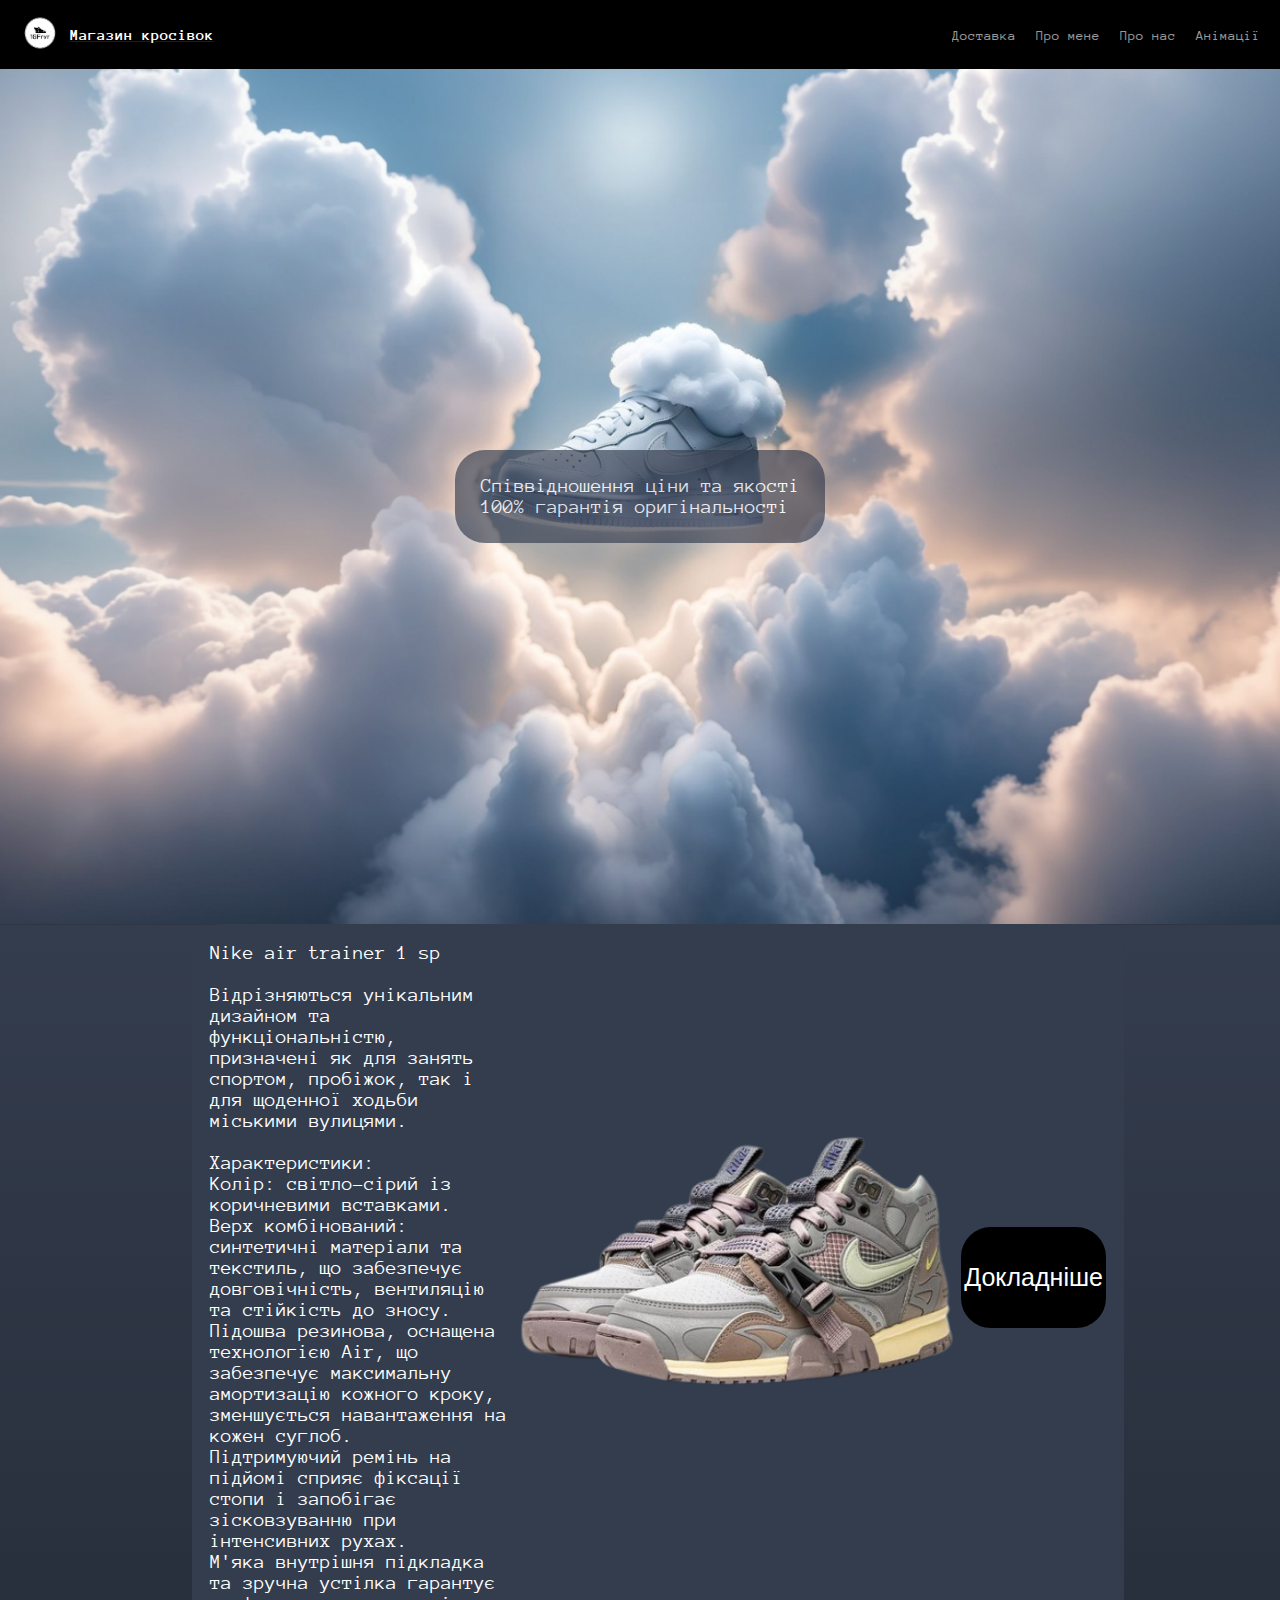
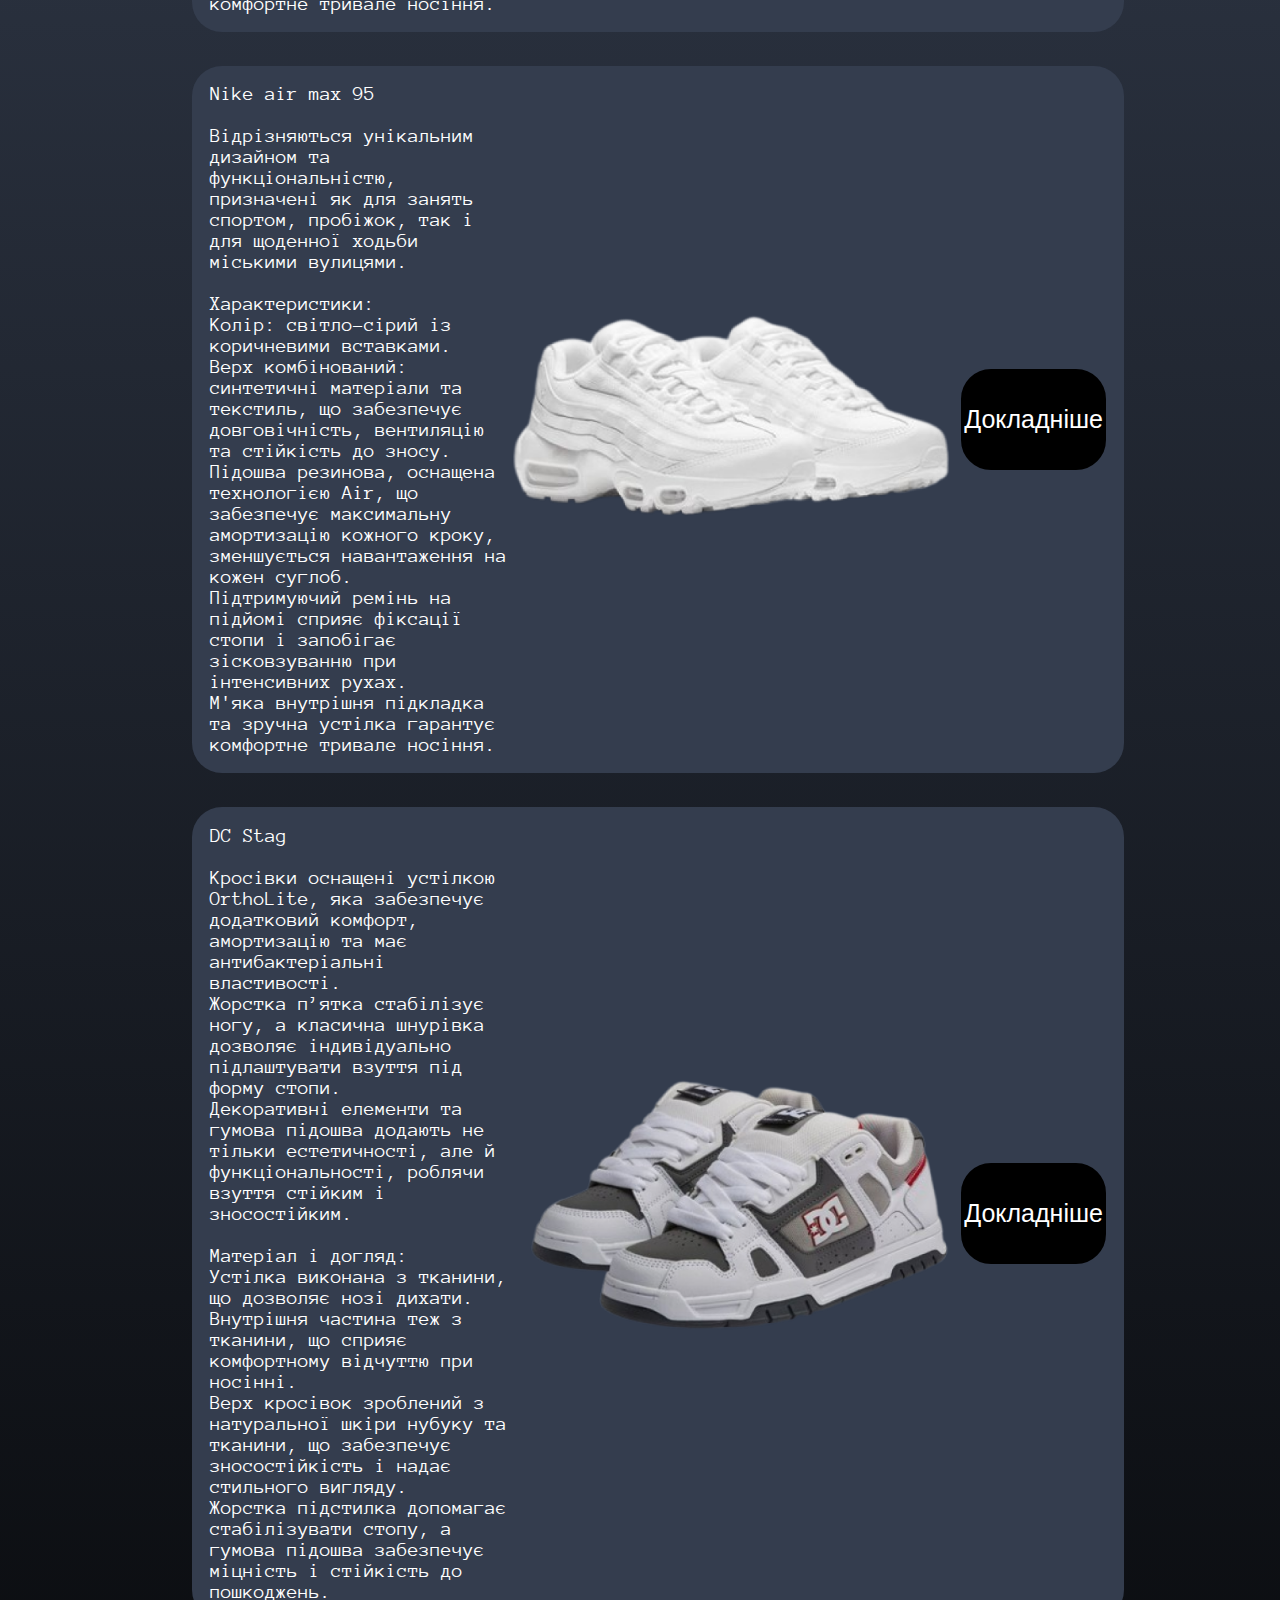
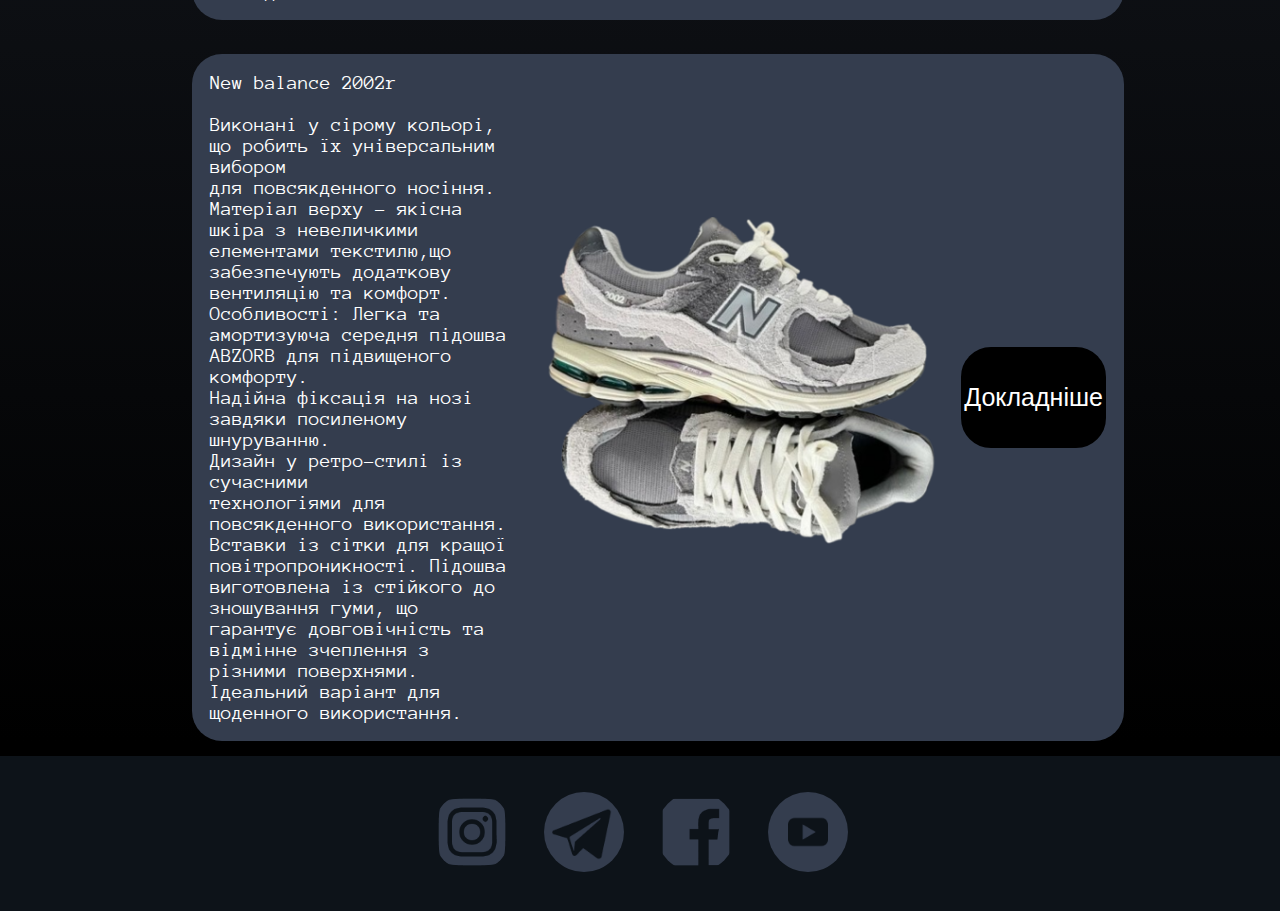
<file: index.html>
<!DOCTYPE html>
<html lang="en">

<head>
    <link rel="shortcut icon" href="img/sneakers-svgrepo-com.svg" type="image/x-icon">
    <link rel="stylesheet" href="css/style.css">
    <meta charset="UTF-8">
    <meta name="viewport" content="width=device-width, initial-scale=1.0">
    <title>16Frvr</title>
</head>

<body>
    <header>
        <div class="logo">
            <a href="index.html"><img src="img/image.png" alt="Logo"></a>
            <a href="index.html"><span>Магазин кросівок</span></a>
        </div>
        <nav>
            <ul>
                <li><a href="del.html">Доставка</a></li>
                <li><a href="me.html">Про мене</a></li>
                <li><a href="aboutus.html">Про нас</a></li>
                <li><a href="anim.html">Анімації</a></li>
            </ul>
        </nav>
    </header>
    <main>

        <section class="section">
            <div class="orig">
                Співвідношення ціни та якості <br>100% гарантія оригінальності
            </div>
        </section>

        <div class="wrapper">
            <section class="section_one">
                <div class="one">
                    Nike air trainer 1 sp <br><br>
                    Відрізняються унікальним дизайном та функціональністю, <br>призначені як для занять спортом, пробіжок,
                    так і для щоденної ходьби міськими вулицями.<br><br>

                    Характеристики:<br> Колір: світло-сірий із коричневими вставками.<br> Верх комбінований: синтетичні
                    матеріали та текстиль, що забезпечує довговічність, вентиляцію та стійкість до зносу.<br> Підошва
                    резинова, оснащена технологією Air, що забезпечує максимальну амортизацію кожного кроку, зменшується
                    навантаження на кожен суглоб.<br> Підтримуючий ремінь на підйомі сприяє фіксації стопи і запобігає
                    зісковзуванню при інтенсивних рухах.<br> М'яка внутрішня підкладка та зручна устілка гарантує
                    комфортне тривале носіння.
                    <img src="img/air trainer.png" alt="" class="airtrain">
                    <button class="airbutton">
                        <a href="air.html" class="air">Докладніше</a>
                    </button>
                </div>
            </section>
            <br><br>
            <section class="section_two">
                <div class="two">
                    Nike air max 95<br> <br>

                    Відрізняються унікальним дизайном та функціональністю, призначені як для занять спортом, пробіжок,
                    так і для щоденної ходьби міськими вулицями.<br><br>

                    Характеристики:<br> Колір: світло-сірий із коричневими вставками.<br> Верх комбінований: синтетичні
                    матеріали та текстиль, що забезпечує довговічність, вентиляцію та стійкість до зносу.<br> Підошва
                    резинова, оснащена технологією Air, що забезпечує максимальну амортизацію кожного кроку, зменшується
                    навантаження на кожен суглоб.<br> Підтримуючий ремінь на підйомі сприяє фіксації стопи і запобігає
                    зісковзуванню при інтенсивних рухах.<br> М'яка внутрішня підкладка та зручна устілка гарантує
                    комфортне тривале носіння.
                    <img src="img/airmax.png" alt="" class="airmaximg">
                    <button class="maxbutton">
                        <a href="max.html" class="max">Докладніше</a>
                    </button>
                </div>
            </section>
            <br><br>
            <section class="section_third">
                <div class="third">
                    DC Stag <br><br>
                    Кросівки оснащені устілкою OrthoLite, яка забезпечує додатковий комфорт, амортизацію та має
                    антибактеріальні властивості.<br> Жорстка п’ятка стабілізує ногу, а класична шнурівка дозволяє
                    індивідуально підлаштувати взуття під форму стопи.<br> Декоративні елементи та гумова підошва
                    додають не тільки естетичності, але й функціональності, роблячи взуття стійким і
                    зносостійким.<br><br>

                    Матеріал і догляд:<br> Устілка виконана з тканини, що дозволяє нозі дихати.<br> Внутрішня частина
                    теж з тканини, що сприяє комфортному відчуттю при носінні.<br> Верх кросівок зроблений з натуральної
                    шкіри нубуку та тканини, що забезпечує зносостійкість і надає стильного вигляду.<br> Жорстка
                    підстилка допомагає стабілізувати стопу, а гумова підошва забезпечує міцність і стійкість до
                    пошкоджень.
                    <img src="img/dc.png" alt="" class="stagimg">
                    <button class="stagbutton">
                        <a href="stag.html" class="stag">Докладніше</a>
                    </button>
                </div>
            </section>
            <br><br>
            <section class="section_fourth">
                <div class="fourth">
                    New balance 2002r <br><br>
                    Виконані у сірому кольорі, <br>що робить їх універсальним вибором <br>для повсякденного носіння.
                    <br> Матеріал верху – якісна шкіра з невеличкими елементами текстилю,що забезпечують додаткову
                    вентиляцію та комфорт. <br>
                    Особливості:
                    Легка та амортизуюча середня підошва <br>ABZORB для підвищеного комфорту. <br>
                    Надійна фіксація на нозі завдяки посиленому шнуруванню. <br>
                    Дизайн у ретро-стилі із сучасними <br>технологіями для повсякденного використання. <br>
                    Вставки із сітки для кращої повітропроникності.
                    Підошва виготовлена із стійкого до зношування гуми, що гарантує довговічність та відмінне зчеплення
                    з різними поверхнями. Ідеальний варіант для щоденного використання. 
                    <img src="img/nb.png" alt="" class="nbimg">
                    <button class="nbbutton">
                        <a href="nb.html" class="nb">Докладніше</a>
                    </button>
                </div>
            </section>
        </div>
        <footer>
            <div class="social-icons">
                <a href="https://instagram.com" target="_blank">
                    <img src="img/inst.png" alt="Instagram" class="icon">
                </a>
                <a href="https://telegram.org" target="_blank">
                    <img src="img/tg.png" alt="Telegram" class="icon">
                </a>
                <a href="https://facebook.com" target="_blank">
                    <img src="img/facebook.png" alt="Facebook" class="icon">
                </a>
                <a href="https://youtube.com" target="_blank">
                    <img src="img/youtube.png" alt="YouTube" class="icon">
                </a>
            </div>
        </footer>
    </main>
</body>

</html>
</file>
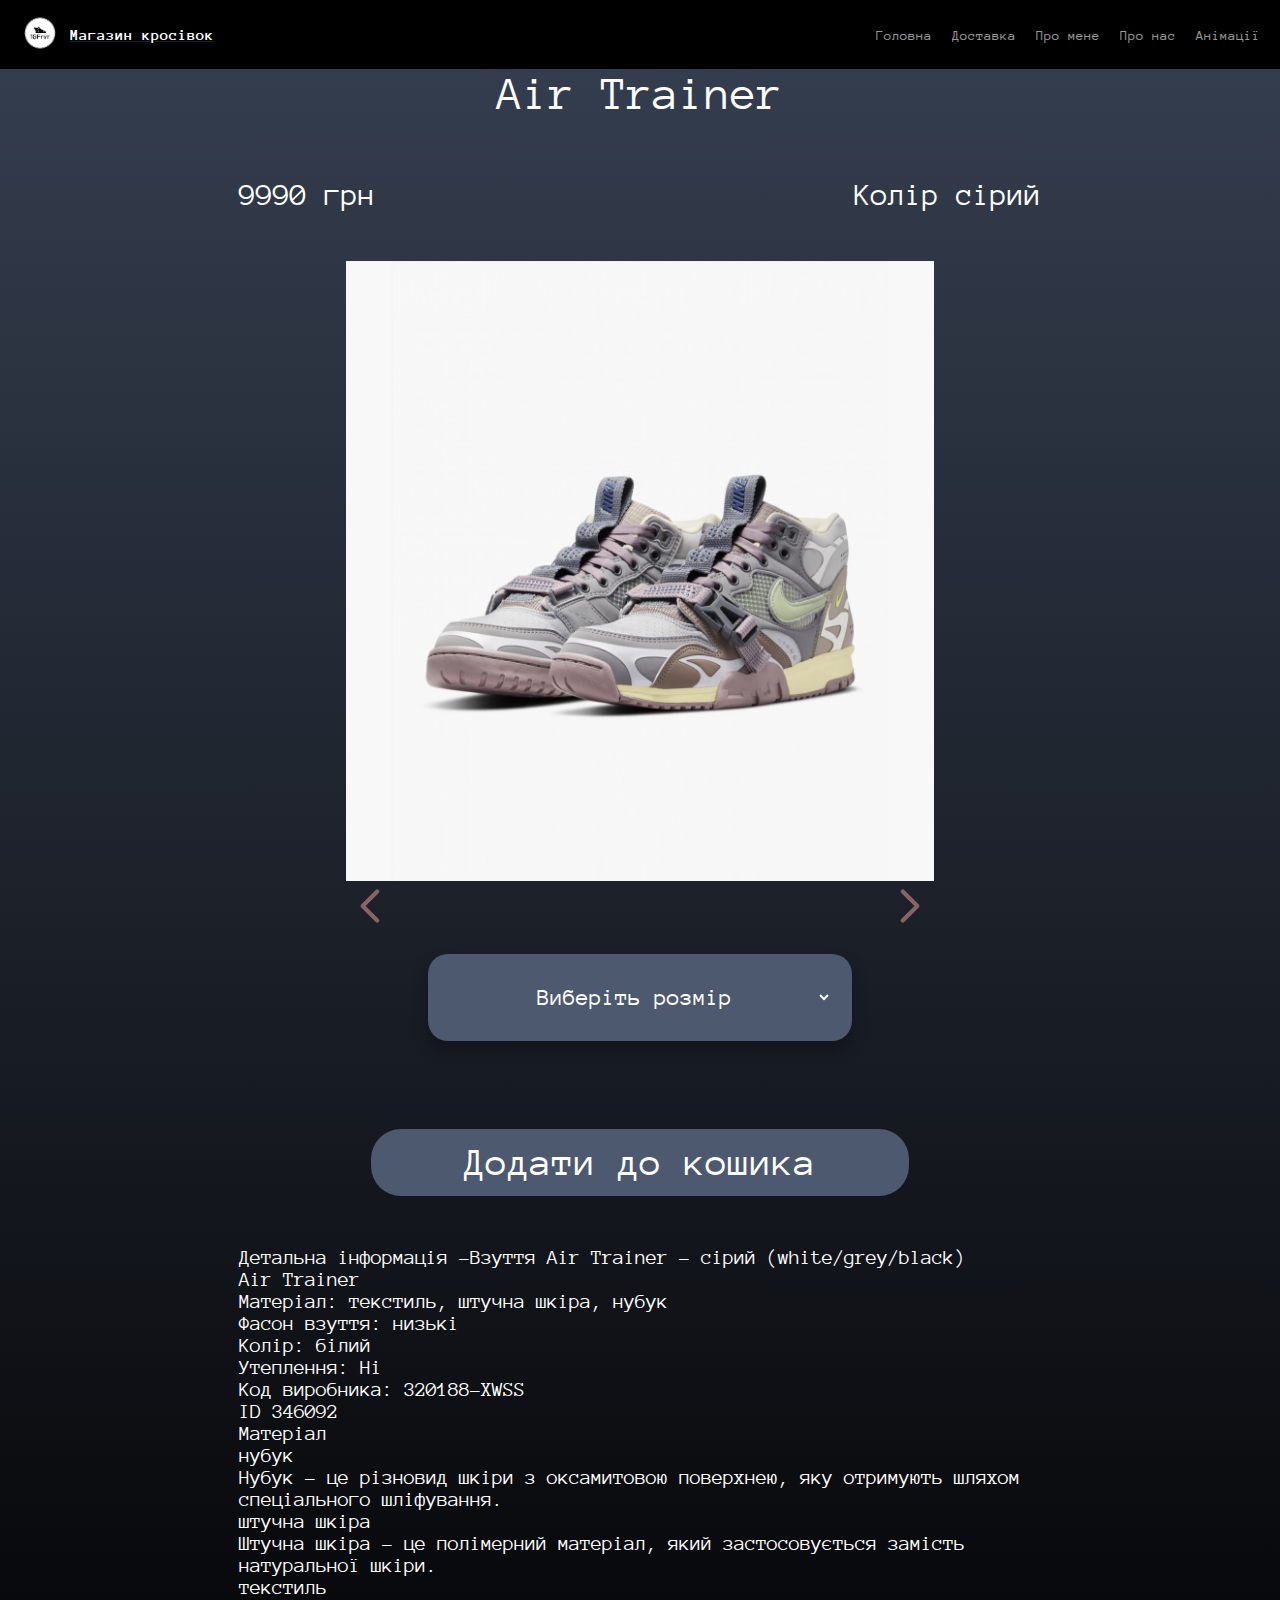
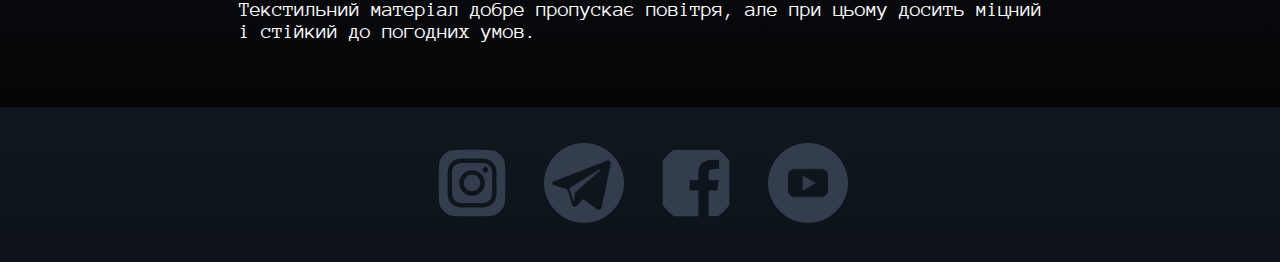
<file: air.html>
<!DOCTYPE html>
<html lang="en">

<head>
    <link rel="stylesheet" href="css/owl.carousel.css">
    <link rel="stylesheet" href="css/air.css">
    <link rel="shortcut icon" href="img/sneakers-svgrepo-com.svg" type="image/x-icon">
    <link rel="stylesheet" href="css/jquery-ui.css">
    <meta charset="UTF-8">
    <meta name="viewport" content="width=device-width, initial-scale=1.0">
    <title>16Frvr</title>
</head>

<body>
</head>

<body>
    <header>
        <div class="logo">
            <a href="index.html"><img src="img/image.png" alt="Logo"></a>
            <a href="index.html"><span>Магазин кросівок</span></a>
        </div>
        <nav>
            <ul>
                 <li><a href="index.html">Головна</a></li>
                <li><a href="del.html">Доставка</a></li>
                <li><a href="me.html">Про мене</a></li>
                <li><a href="aboutus.html">Про нас</a></li>
                <li><a href="anim.html">Анімації</a></li>
            </ul>
        </nav>
    </header>
    <main class="main">
        <div class="product-info">
            <p class="stag">Air Trainer
            <p>
            <div class="price-color">
                <span class="price">9990 грн</span>
                <span class="color">Колір сірий</span>
            </div>
        </div>
        <div class="owl-carousel">
            <div> <img src="img/air1.webp" alt=""> </div>
            <div> <img src="img/air 2.webp" alt=""></div>
            <div> <img src="img/air3.webp" alt=""></div>
            <div> <img src="img/air4.webp" alt=""></div>
        </div>
        <div class="demo">
            <select id="speed">
                <option value="" disabled selected>Виберіть розмір</option>
                <option class="four">40</option>
                <option class="one">41</option>
                <option class="two">42</option>
                <option class="three">43</option>
                <option class="fourr">44</option>
            </select>
        </div>
        <br><br><br><br>
        <div class="add">Додати до кошика</div>
      <div class="textt">
            <p class="text">Детальна інформація -Взуття Air Trainer -  сірий (white/grey/black) <br>
                Air Trainer<br>
                    Матеріал: текстиль, штучна шкіра, нубук<br>
                    Фасон взуття: низькі <br>
                    Колір: білий <br>
                    Утеплення: Ні <br>
                    Код виробника: 320188-XWSS <br>
                    ID 346092 <br>
                    Матеріал <br>
                    нубук <br>
                    Нубук - це різновид шкіри з оксамитовою поверхнею, яку отримують шляхом<br>
                    спеціального шліфування.<br>
                    штучна шкіра<br>
                    Штучна шкіра - це полімерний матеріал, який застосовується замість <br>натуральної шкіри.<br>
                    текстиль<br>
                    Текстильний матеріал добре пропускає повітря, але при цьому досить міцний<br> і стійкий до погодних умов.<br></p>
      </div>
            <footer>
                <div class="social-icons">
                    <a href="https://instagram.com" target="_blank">
                        <img src="img/inst.png" alt="Instagram" class="icon">
                    </a>
                    <a href="https://telegram.org" target="_blank">
                        <img src="img/tg.png" alt="Telegram" class="icon">
                    </a>
                    <a href="https://facebook.com" target="_blank">
                        <img src="img/facebook.png" alt="Facebook" class="icon">
                    </a>
                    <a href="https://youtube.com" target="_blank">
                        <img src="img/youtube.png" alt="YouTube" class="icon">
                    </a>
                </div>
            </footer> 
    </main>
    <script src="js/jquery.js"></script>
    <script src="js/owl.carousel.js"></script>
    <script>
        $( function() {
          $( "#speed" ).selectmenu();
       
          $( "#files" ).selectmenu();
       
          $( "#number" )
            .selectmenu()
            .selectmenu( "menuWidget" )
              .addClass( "overflow" );
       
          $( "#salutation" ).selectmenu();
        } );
        </script>
    <script>
        $(document).ready(function () {
            $(".owl-carousel").owlCarousel({
                items: 1,
                loop: true,
                nav: true,
                navText: [
                    '<div class="nav-btn left"><svg width="50" height="50" viewBox="0 0 24 24" fill="none" xmlns="http://www.w3.org/2000/svg"><path class="arrow" d="M15 19l-7-7 7-7" /></svg></div>',
                    '<div class="nav-btn right"><svg width="50" height="50" viewBox="0 0 24 24" fill="none" xmlns="http://www.w3.org/2000/svg"><path class="arrow" d="M9 5l7 7-7 7" /></svg></div>'
                ],
                dots: false

            });
        });
    </script>
</body>

</html>
</file>
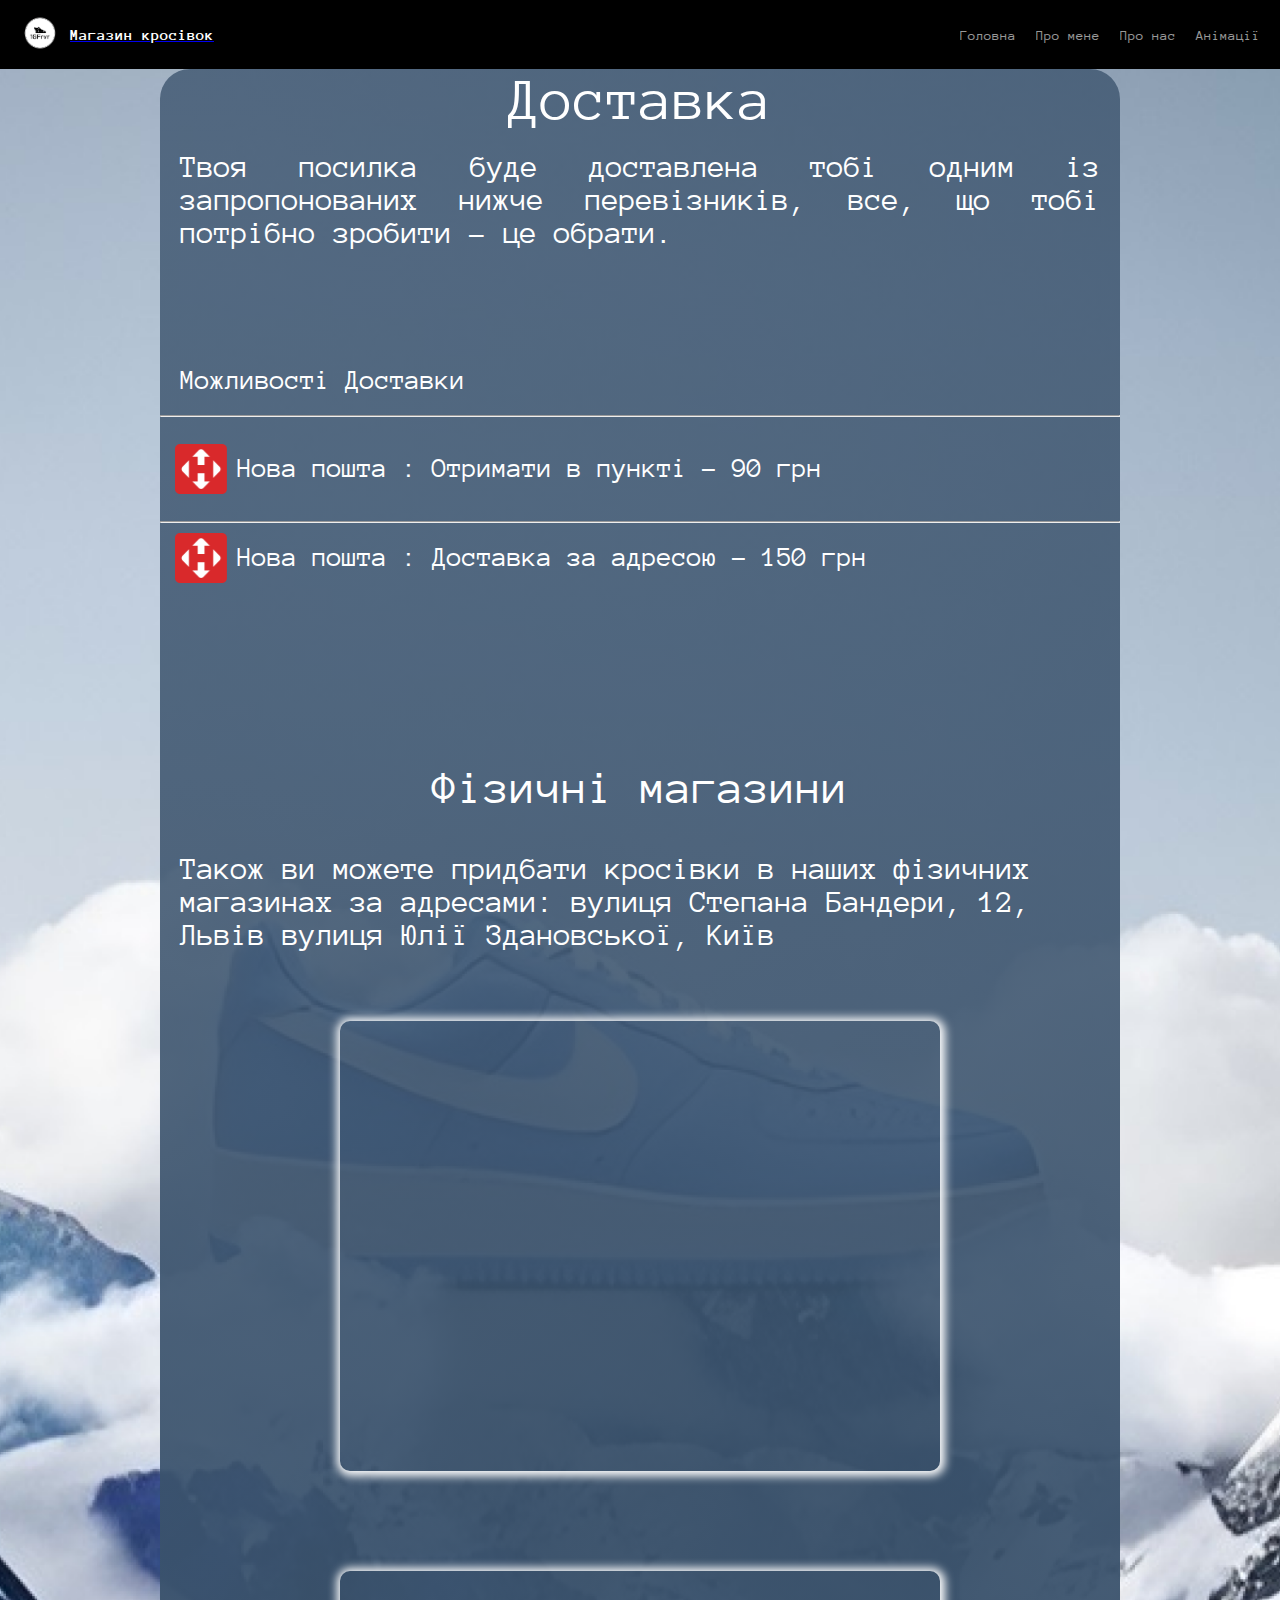
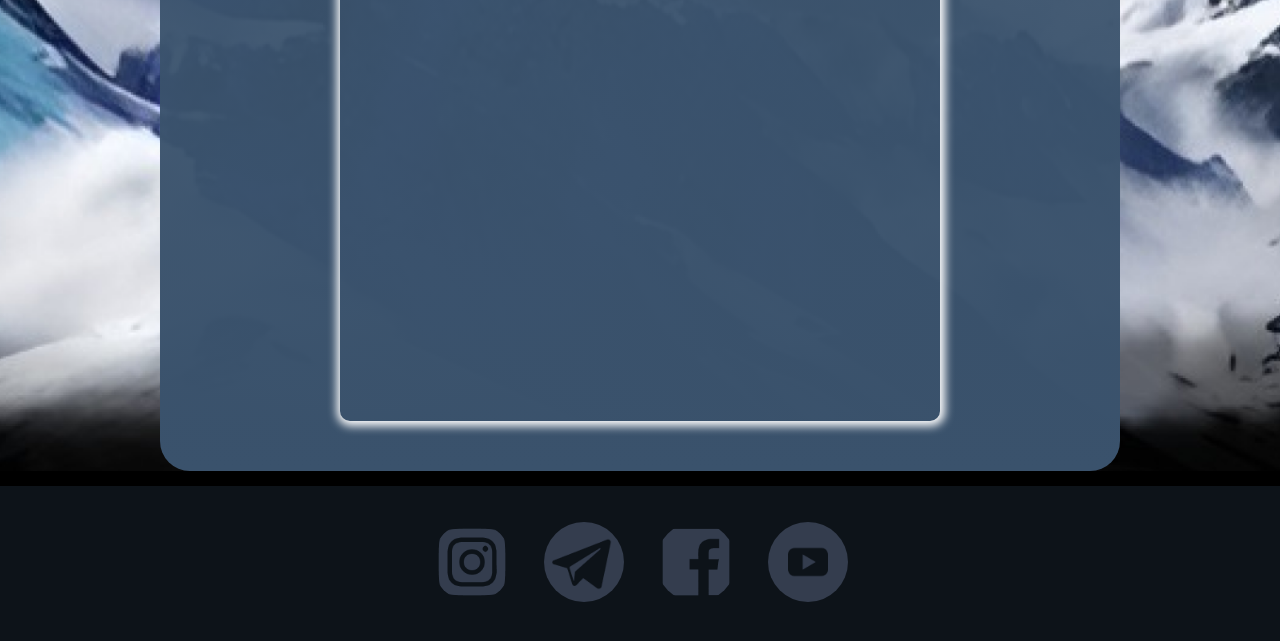
<file: del.html>
<!DOCTYPE html>
<html lang="en">

<head>
    <link rel="stylesheet" href="css/del (1).css">
    <link rel="shortcut icon" href="img/sneakers-svgrepo-com.svg" type="image/x-icon">
    <meta charset="UTF-8">
    <meta name="viewport" content="width=device-width, initial-scale=1.0">
    <title>16Frvr</title>
</head>

<body>
    <div class="wrapper">
        <header>
            <div class="logo">
                <a href="index.html"><img src="img/image.png" alt="Logo"></a>
                <a href="index.html"><span>Магазин кросівок</span></a>
            </div>
            <nav>
                <ul>
                    <li><a href="index.html">Головна</a></li>
                    <li><a href="me.html">Про мене</a></li>
                    <li><a href="aboutus.html">Про нас</a></li>
                    <li><a href="anim.html">Анімації</a></li>
                </ul>
            </nav>
        </header>
        <main class="main">
            <div class="parent">
                <div class="delivivery">
                    <p style="font-size: 60px;" class="deltext">Доставка</p>
                    <p class="text">Твоя посилка буде доставлена тобі одним із запропонованих нижче перевізників, все,
                        що тобі потрібно зробити - це обрати.</p>
                    <p class="posibl">Можливості Доставки</p>
                    <hr class="hr">
                    <br>
                    <div class="delivery-option">
                        <img src="img/np.png" alt="Нова Пошта" class="delivery-logo">
                        <div class="delivery-text">
                            Нова пошта : Отримати в пункті - 90 грн
                        </div>
                    </div>
                    <br>
                    <hr class="hr">
                    <div class="delivery-option">
                        <img src="img/np.png" alt="Нова Пошта" class="delivery-logo">
                        <div class="delivery-text">
                            Нова пошта : Доставка за адресою - 150 грн
                        </div>
                    </div>
                    <p class="physik">Фізичні магазини</p>
                    <p class="infoshops">Також ви можете придбати кросівки в наших фізичних магазинах за адресами:
                        вулиця Степана Бандери, 12, Львів
                        вулиця Юлії Здановської, Київ
                    </p>
                    <div class="maps">
                        <iframe
                            src="https://www.google.com/maps/embed?pb=!1m18!1m12!1m3!1d2328.7767793017047!2d24.01587!3d49.835277399999995!2m3!1f0!2f0!3f0!3m2!1i1024!2i768!4f13.1!3m3!1m2!1s0x473add7a498f198f%3A0x4e59130a4e317a7d!2z0LLRg9C70LjRhtGPINCh0YLQtdC_0LDQvdCwINCR0LDQvdC00LXRgNC4LCAxMiwg0JvRjNCy0ZbQsiwg0JvRjNCy0ZbQstGB0YzQutCwINC-0LHQu9Cw0YHRgtGMLCA3OTAwMA!5e1!3m2!1suk!2sua!4v1728214535750!5m2!1suk!2sua"
                            width="600" height="450" style="border:0;" allowfullscreen="" loading="lazy"
                            referrerpolicy="no-referrer-when-downgrade" class="map"></iframe>
                        <iframe
                            src="https://www.google.com/maps/embed?pb=!1m18!1m12!1m3!1d126450.94056069617!2d30.455428253225833!3d50.43105853418702!2m3!1f0!2f0!3f0!3m2!1i1024!2i768!4f13.1!3m3!1m2!1s0x40d4c8dd163c51bf%3A0x8b9cb062e10d29bf!2z0LLRg9C70LjRhtGPINCu0LvRltGXINCX0LTQsNC90L7QstGB0YzQutC-0ZcsINCa0LjRl9CyLCAwMjAwMA!5e1!3m2!1suk!2sua!4v1728214832285!5m2!1suk!2sua"
                            width="600" height="450" style="border:0;" allowfullscreen="" loading="lazy"
                            referrerpolicy="no-referrer-when-downgrade" class="map"></iframe>
                    </div>
                </div>
            </div>
        </main>
        <footer>
            <div class="social-icons">
                <a href="https://instagram.com" target="_blank">
                    <img src="img/inst.png" alt="Instagram" class="icon">
                </a>
                <a href="https://telegram.org" target="_blank">
                    <img src="img/tg.png" alt="Telegram" class="icon">
                </a>
                <a href="https://facebook.com" target="_blank">
                    <img src="img/facebook.png" alt="Facebook" class="icon">
                </a>
                <a href="https://youtube.com" target="_blank">
                    <img src="img/youtube.png" alt="YouTube" class="icon">
                </a>
            </div>
        </footer>
</body>

</html>
</file>
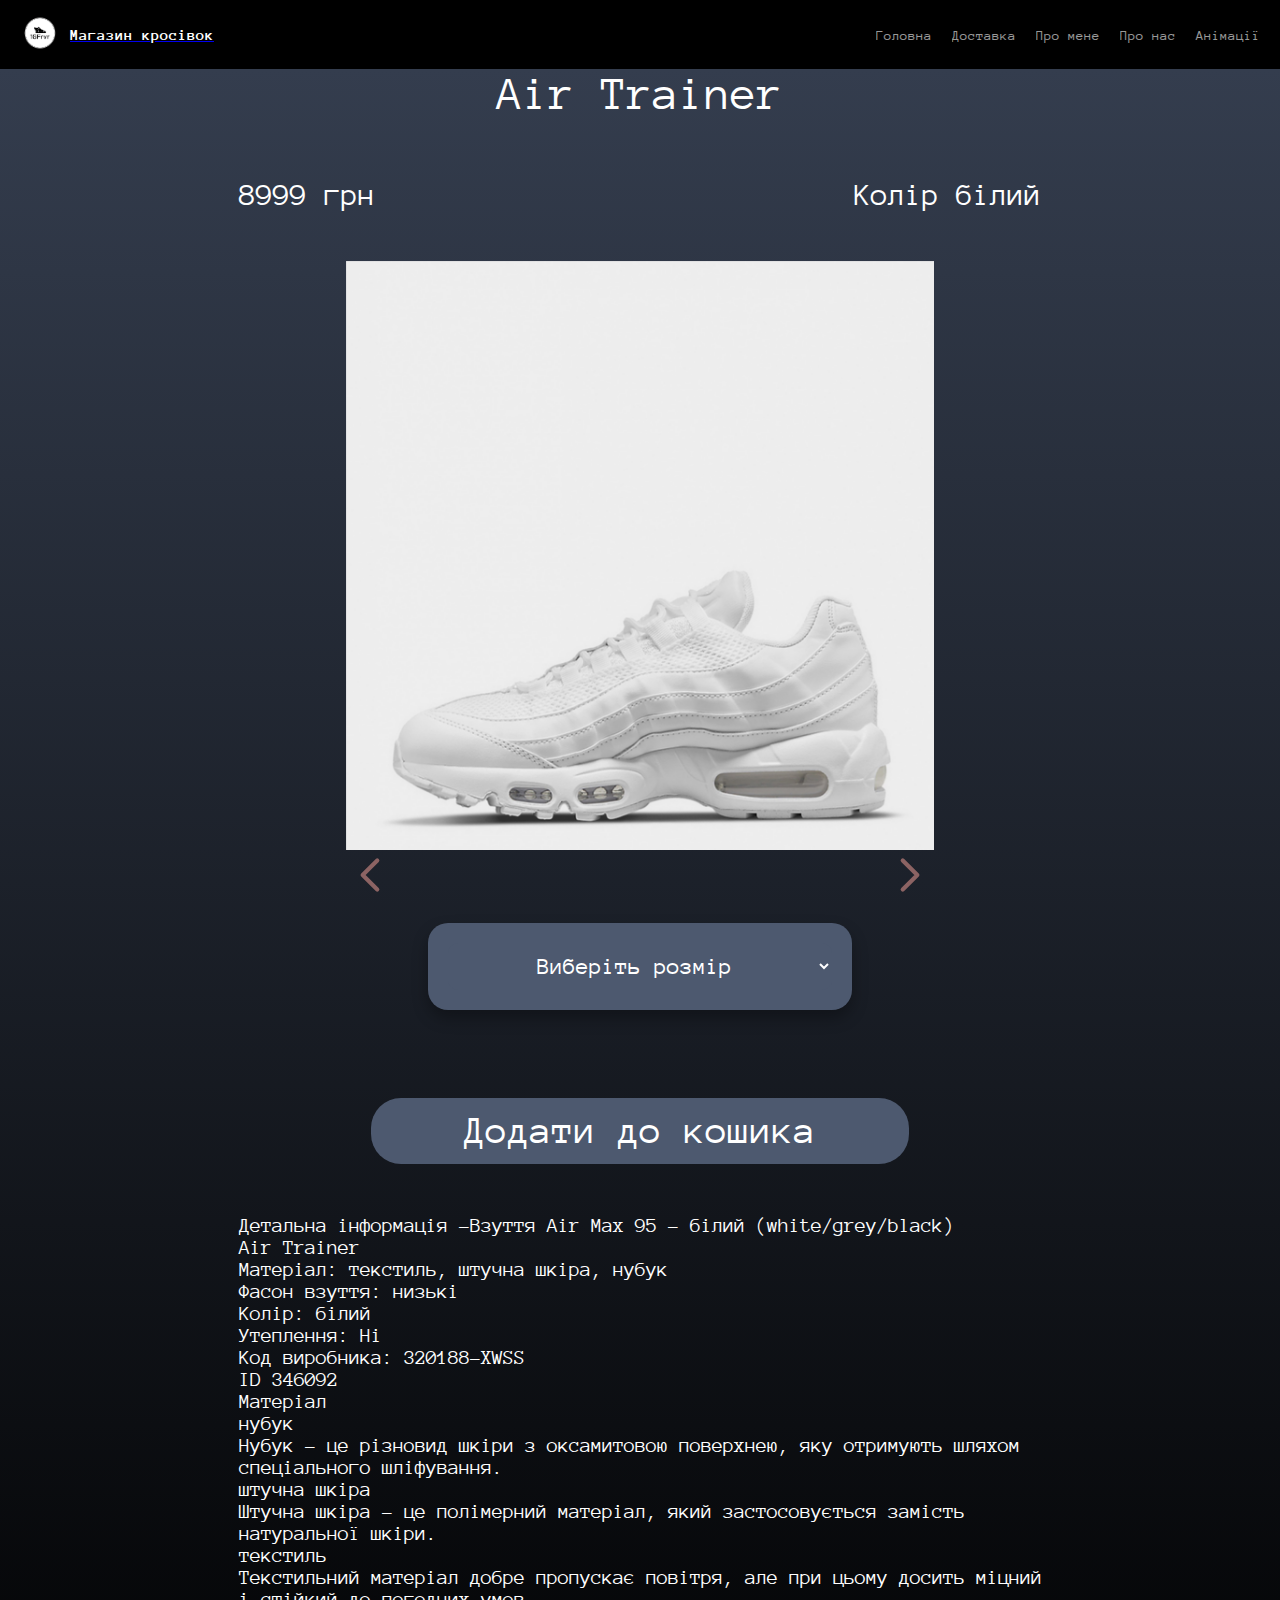
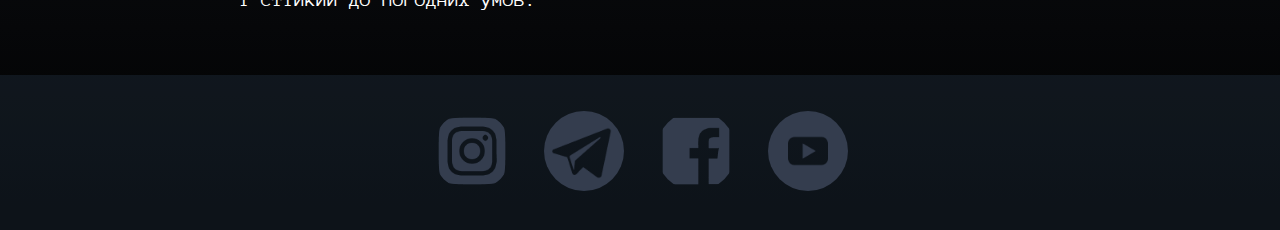
<file: max.html>
<!DOCTYPE html>
<html lang="en">

<head>
    <link rel="stylesheet" href="css/owl.carousel.css">
    <link rel="stylesheet" href="css/max.css">
    <link rel="shortcut icon" href="img/sneakers-svgrepo-com.svg" type="image/x-icon">
    <link rel="stylesheet" href="css/jquery-ui.css">
    <meta charset="UTF-8">
    <meta name="viewport" content="width=device-width, initial-scale=1.0">
    <title>16Frvr</title>
</head>

<body>
    <header>
        <div class="logo">
            <a href="index.html"><img src="img/image.png" alt="Logo"></a>
            <a href="index.html"><span>Магазин кросівок</span></a>
        </div>
        <nav>
            <ul>
                 <li><a href="index.html">Головна</a></li>
                <li><a href="del.html">Доставка</a></li>
                <li><a href="me.html">Про мене</a></li>
                <li><a href="aboutus.html">Про нас</a></li>
                <li><a href="anim.html">Анімації</a></li>
            </ul>
        </nav>
        </header>
    <main class="main">
        <div class="product-info">
            <p class="stag">Air Trainer
            <p>
            <div class="price-color">
                <span class="price">8999 грн</span>
                <span class="color">Колір білий</span>
            </div>
        </div>
        <div class="owl-carousel">
            <div> <img src="img/max1.webp" alt=""> </div>
            <div> <img src="img/max2.webp" alt=""></div>
            <div> <img src="img/max3.webp" alt=""> </div>
            <div> <img src="img/max4.webp" alt=""> </div>
            <div> <img src="img/max5.webp" alt=""> </div>
        </div>
        <div class="demo">
            <select id="speed">
                <option value="" disabled selected>Виберіть розмір</option>
                <option class="four">40</option>
                <option class="one">41</option>
                <option class="two">42</option>
                <option class="three">43</option>
                <option class="fourr">44</option>
            </select>
        </div>
        <br><br><br><br>
        <div class="add">Додати до кошика</div>
      <div class="textt">
            <p class="text">Детальна інформація -Взуття Air Max 95 -  білий (white/grey/black) <br>
                Air Trainer<br>
                    Матеріал: текстиль, штучна шкіра, нубук<br>
                    Фасон взуття: низькі <br>
                    Колір: білий <br>
                    Утеплення: Ні <br>
                    Код виробника: 320188-XWSS <br>
                    ID 346092 <br>
                    Матеріал <br>
                    нубук <br>
                    Нубук - це різновид шкіри з оксамитовою поверхнею, яку отримують шляхом<br>
                    спеціального шліфування.<br>
                    штучна шкіра<br>
                    Штучна шкіра - це полімерний матеріал, який застосовується замість <br>натуральної шкіри.<br>
                    текстиль<br>
                    Текстильний матеріал добре пропускає повітря, але при цьому досить міцний<br> і стійкий до погодних умов.<br></p>
      </div>
            <footer>
                <div class="social-icons">
                    <a href="https://instagram.com" target="_blank">
                        <img src="img/inst.png" alt="Instagram" class="icon">
                    </a>
                    <a href="https://telegram.org" target="_blank">
                        <img src="img/tg.png" alt="Telegram" class="icon">
                    </a>
                    <a href="https://facebook.com" target="_blank">
                        <img src="img/facebook.png" alt="Facebook" class="icon">
                    </a>
                    <a href="https://youtube.com" target="_blank">
                        <img src="img/youtube.png" alt="YouTube" class="icon">
                    </a>
                </div>
            </footer> 
    </main>
    <script src="js/jquery.js"></script>
    <script src="js/owl.carousel.js"></script>
    <script>
        $( function() {
          $( "#speed" ).selectmenu();
       
          $( "#files" ).selectmenu();
       
          $( "#number" )
            .selectmenu()
            .selectmenu( "menuWidget" )
              .addClass( "overflow" );
       
          $( "#salutation" ).selectmenu();
        } );
        </script>
    <script>
        $(document).ready(function () {
            $(".owl-carousel").owlCarousel({
                items: 1,
                loop: true,
                nav: true,
                navText: [
                    '<div class="nav-btn left"><svg width="50" height="50" viewBox="0 0 24 24" fill="none" xmlns="http://www.w3.org/2000/svg"><path class="arrow" d="M15 19l-7-7 7-7" /></svg></div>',
                    '<div class="nav-btn right"><svg width="50" height="50" viewBox="0 0 24 24" fill="none" xmlns="http://www.w3.org/2000/svg"><path class="arrow" d="M9 5l7 7-7 7" /></svg></div>'
                ],
                dots: false

            });
        });
    </script>
</body>

</html>
</file>
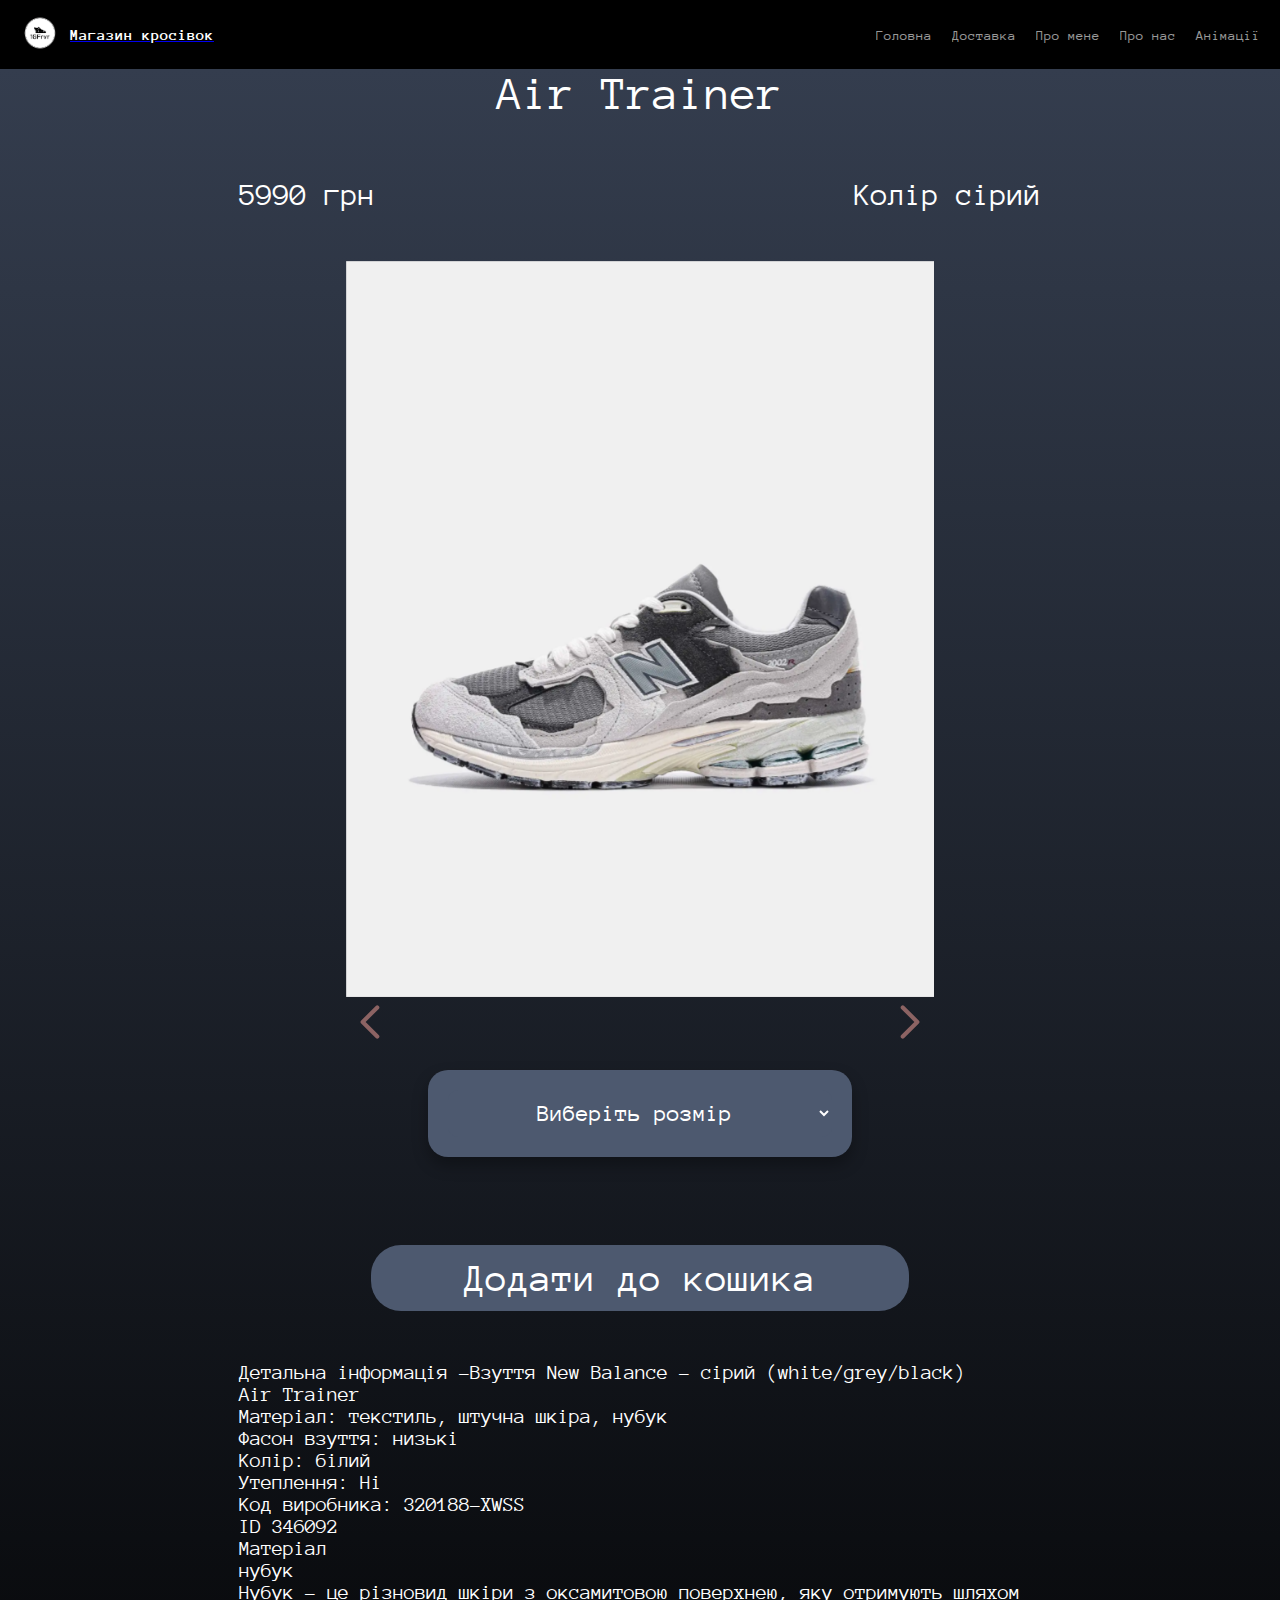
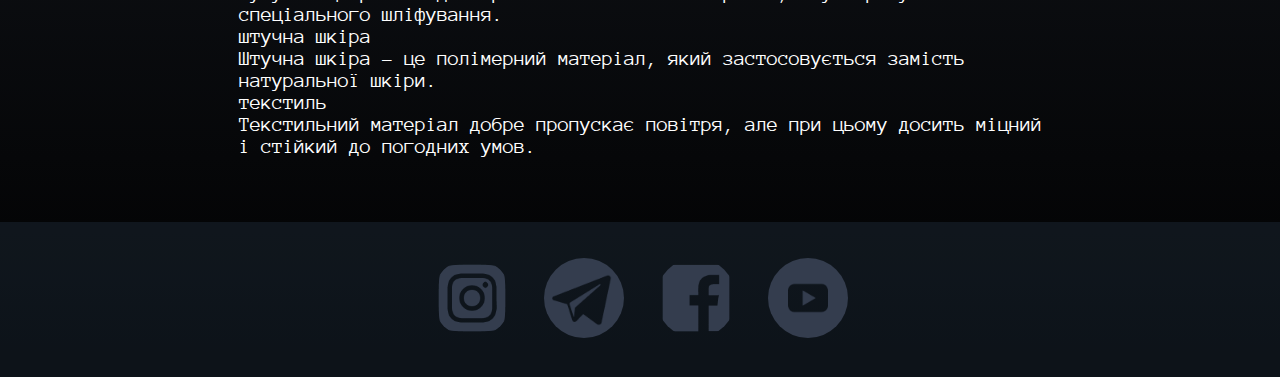
<file: nb.html>
<!DOCTYPE html>
<html lang="en">

<head>
    <link rel="stylesheet" href="css/owl.carousel.css">
    <link rel="stylesheet" href="css/nb.css">
    <link rel="shortcut icon" href="img/sneakers-svgrepo-com.svg" type="image/x-icon">
    <link rel="stylesheet" href="css/jquery-ui.css">
    <meta charset="UTF-8">
    <meta name="viewport" content="width=device-width, initial-scale=1.0">
    <title>16Frvr</title>
</head>

<body>
    <header>
        <div class="logo">
            <a href="index.html"><img src="img/image.png" alt="Logo"></a>
            <a href="index.html"><span>Магазин кросівок</span></a>
        </div>
        <nav>
            <ul>
                 <li><a href="index.html">Головна</a></li>
                <li><a href="del.html">Доставка</a></li>
                <li><a href="me.html">Про мене</a></li>
                <li><a href="aboutus.html">Про нас</a></li>
                <li><a href="anim.html">Анімації</a></li>
            </ul>
        </nav>
        </header>
    <main class="main">
        <div class="product-info">
            <p class="stag">Air Trainer
            <p>
            <div class="price-color">
                <span class="price">5990 грн</span>
                <span class="color">Колір сірий</span>
            </div>
        </div>
        <div class="owl-carousel">
            <div> <img src="img/nb1.webp" alt=""> </div>
            <div> <img src="img/nb2.webp" alt=""></div>
            <div> <img src="img/nb3.webp" alt=""> </div>
            <div> <img src="img/nb4.webp" alt=""> </div>
            <div> <img src="img/nb5.webp" alt=""> </div>
        </div>
        <div class="demo">
            <select id="speed">
                <option value="" disabled selected>Виберіть розмір</option>
                <option class="four">40</option>
                <option class="one">41</option>
                <option class="two">42</option>
                <option class="three">43</option>
                <option class="fourr">44</option>
            </select>
        </div>
        <br><br><br><br>
        <div class="add">Додати до кошика</div>
      <div class="textt">
            <p class="text">Детальна інформація -Взуття New Balance -  сірий (white/grey/black) <br>
                Air Trainer<br>
                    Матеріал: текстиль, штучна шкіра, нубук<br>
                    Фасон взуття: низькі <br>
                    Колір: білий <br>
                    Утеплення: Ні <br>
                    Код виробника: 320188-XWSS <br>
                    ID 346092 <br>
                    Матеріал <br>
                    нубук <br>
                    Нубук - це різновид шкіри з оксамитовою поверхнею, яку отримують шляхом<br>
                    спеціального шліфування.<br>
                    штучна шкіра<br>
                    Штучна шкіра - це полімерний матеріал, який застосовується замість <br>натуральної шкіри.<br>
                    текстиль<br>
                    Текстильний матеріал добре пропускає повітря, але при цьому досить міцний<br> і стійкий до погодних умов.<br></p>
      </div>
            <footer>
                <div class="social-icons">
                    <a href="https://instagram.com" target="_blank">
                        <img src="img/inst.png" alt="Instagram" class="icon">
                    </a>
                    <a href="https://telegram.org" target="_blank">
                        <img src="img/tg.png" alt="Telegram" class="icon">
                    </a>
                    <a href="https://facebook.com" target="_blank">
                        <img src="img/facebook.png" alt="Facebook" class="icon">
                    </a>
                    <a href="https://youtube.com" target="_blank">
                        <img src="img/youtube.png" alt="YouTube" class="icon">
                    </a>
                </div>
            </footer> 
    </main>
    <script src="js/jquery.js"></script>
    <script src="js/owl.carousel.js"></script>
    <script>
        $( function() {
          $( "#speed" ).selectmenu();
       
          $( "#files" ).selectmenu();
       
          $( "#number" )
            .selectmenu()
            .selectmenu( "menuWidget" )
              .addClass( "overflow" );
       
          $( "#salutation" ).selectmenu();
        } );
        </script>
    <script>
        $(document).ready(function () {
            $(".owl-carousel").owlCarousel({
                items: 1,
                loop: true,
                nav: true,
                navText: [
                    '<div class="nav-btn left"><svg width="50" height="50" viewBox="0 0 24 24" fill="none" xmlns="http://www.w3.org/2000/svg"><path class="arrow" d="M15 19l-7-7 7-7" /></svg></div>',
                    '<div class="nav-btn right"><svg width="50" height="50" viewBox="0 0 24 24" fill="none" xmlns="http://www.w3.org/2000/svg"><path class="arrow" d="M9 5l7 7-7 7" /></svg></div>'
                ],
                dots: false

            });
        });
    </script>
</body>

</html>
</file>
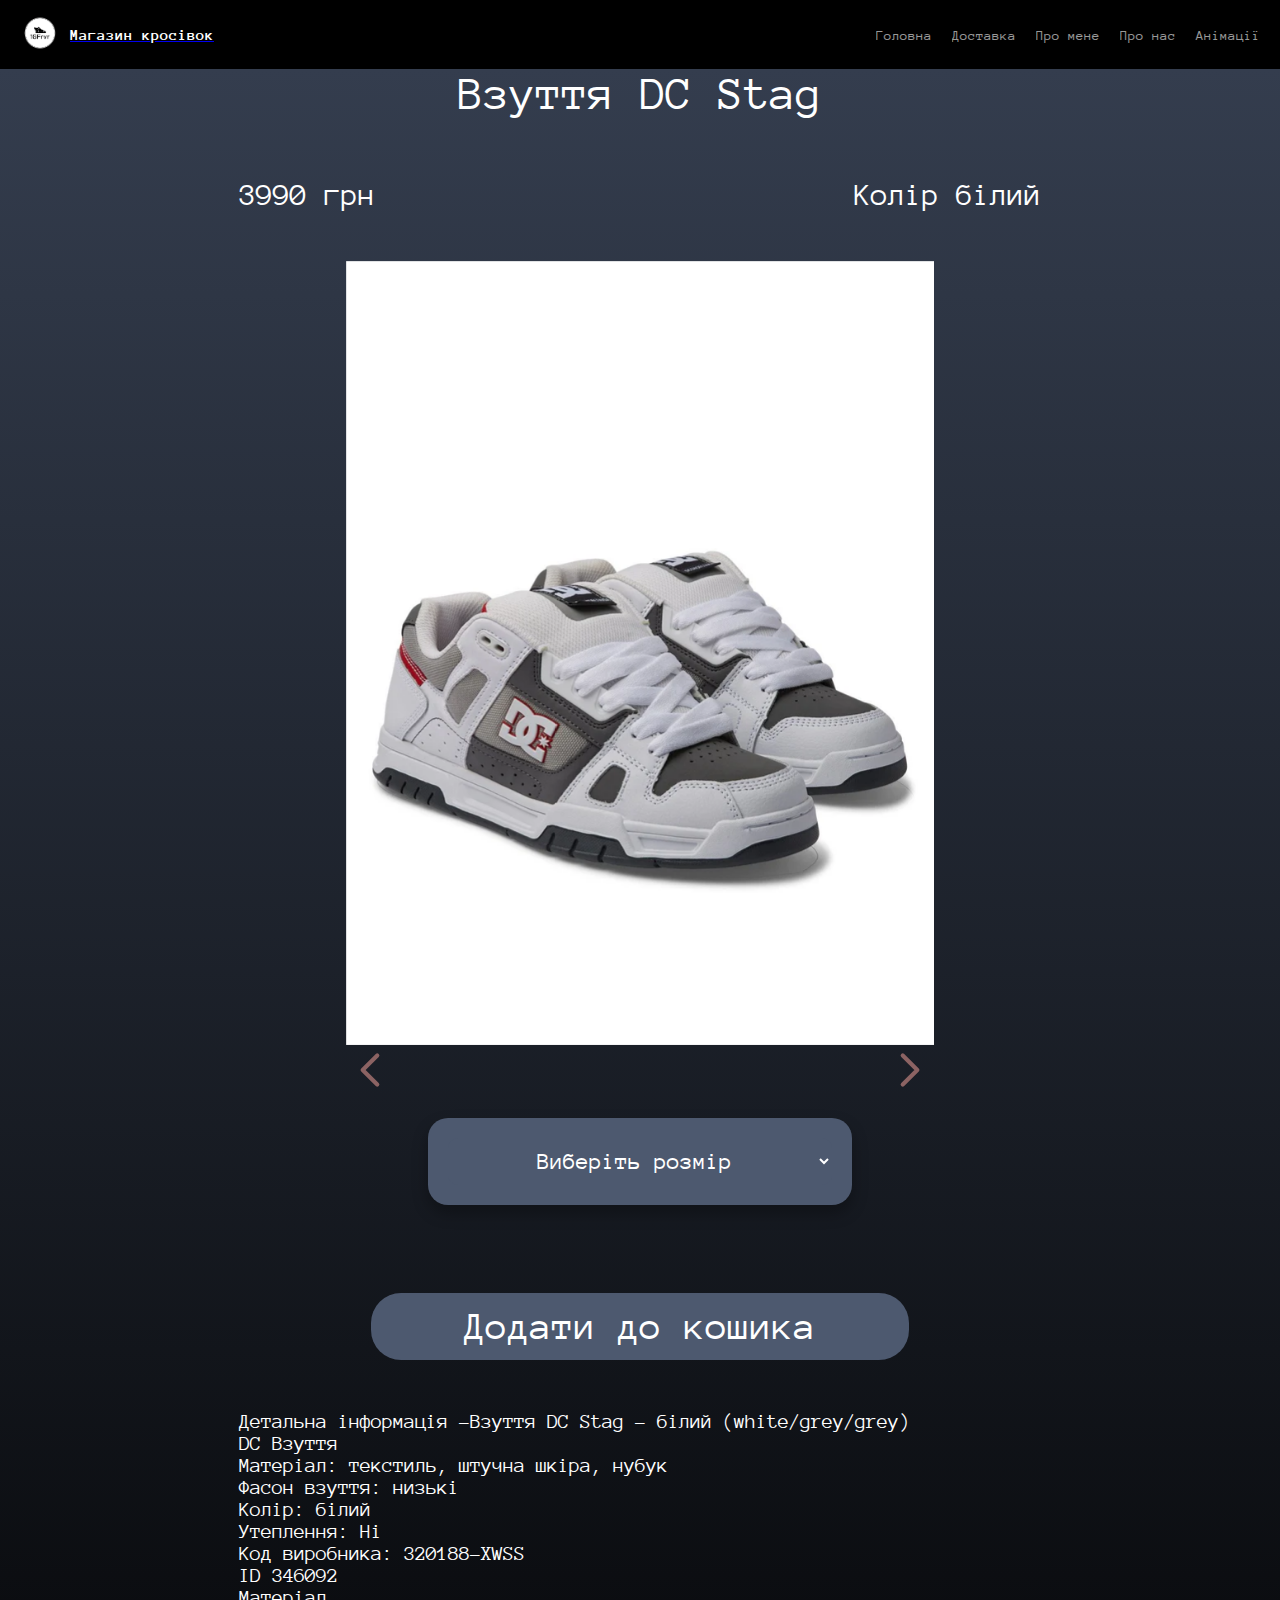
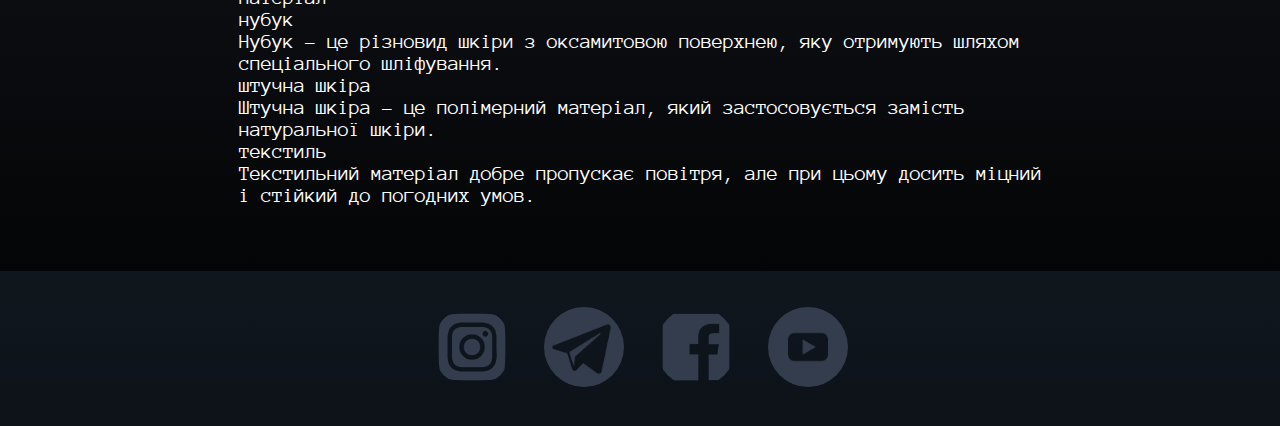
<file: stag.html>
<!DOCTYPE html>
<html lang="en">

<head>
    <link rel="stylesheet" href="css/owl.carousel.css">
    <link rel="stylesheet" href="css/stag.css">
    <link rel="shortcut icon" href="img/sneakers-svgrepo-com.svg" type="image/x-icon">
    <link rel="stylesheet" href="css/jquery-ui.css">
    <meta charset="UTF-8">
    <meta name="viewport" content="width=device-width, initial-scale=1.0">
    <title>16Frvr</title>
</head>

<body>
    <header>
        <div class="logo">
            <a href="index.html"><img src="img/image.png" alt="Logo"></a>
            <a href="index.html"><span>Магазин кросівок</span></a>
        </div>
        <nav>
            <ul>
                 <li><a href="index.html">Головна</a></li>
                <li><a href="del.html">Доставка</a></li>
                <li><a href="me.html">Про мене</a></li>
                <li><a href="aboutus.html">Про нас</a></li>
                <li><a href="anim.html">Анімації</a></li>
            </ul>
        </nav>
    </header>
    <main class="main">
        <div class="product-info">
            <p class="stag">Взуття DC Stag
            <p>
            <div class="price-color">
                <span class="price">3990 грн</span>
                <span class="color">Колір білий</span>
            </div>
        </div>
        <div class="owl-carousel">
            <div> <img src="img/dc1.webp" alt=""> </div>
            <div> <img src="img/dc2.webp" alt=""></div>
            <div> <img src="img/dc3.webp" alt=""> </div>
            <div> <img src="img/dc4.webp" alt=""> </div>
            <div> <img src="img/dc5.webp" alt=""> </div>
        </div>
        <div class="demo">
            <select id="speed">
                <option value="" disabled selected>Виберіть розмір</option>
                <option class="four">40</option>
                <option class="one">41</option>
                <option class="two">42</option>
                <option class="three">43</option>
                <option class="fourr">44</option>
            </select>
        </div>
        <br><br><br><br>
        <div class="add">Додати до кошика</div>
      <div class="textt">
            <p class="text">Детальна інформація -Взуття DC Stag - білий (white/grey/grey) <br>
                    DC Взуття<br>
                    Матеріал: текстиль, штучна шкіра, нубук<br>
                    Фасон взуття: низькі <br>
                    Колір: білий <br>
                    Утеплення: Ні <br>
                    Код виробника: 320188-XWSS <br>
                    ID 346092 <br>
                    Матеріал <br>
                    нубук <br>
                    Нубук - це різновид шкіри з оксамитовою поверхнею, яку отримують шляхом<br>
                    спеціального шліфування.<br>
                    штучна шкіра<br>
                    Штучна шкіра - це полімерний матеріал, який застосовується замість <br>натуральної шкіри.<br>
                    текстиль<br>
                    Текстильний матеріал добре пропускає повітря, але при цьому досить міцний<br> і стійкий до погодних умов.<br></p>
      </div>
            <footer>
                <div class="social-icons">
                    <a href="https://instagram.com" target="_blank">
                        <img src="img/inst.png" alt="Instagram" class="icon">
                    </a>
                    <a href="https://telegram.org" target="_blank">
                        <img src="img/tg.png" alt="Telegram" class="icon">
                    </a>
                    <a href="https://facebook.com" target="_blank">
                        <img src="img/facebook.png" alt="Facebook" class="icon">
                    </a>
                    <a href="https://youtube.com" target="_blank">
                        <img src="img/youtube.png" alt="YouTube" class="icon">
                    </a>
                </div>
            </footer> 
    </main>
    <script src="js/jquery.js"></script>
    <script src="js/owl.carousel.js"></script>
    <script>
        $( function() {
          $( "#speed" ).selectmenu();
       
          $( "#files" ).selectmenu();
       
          $( "#number" )
            .selectmenu()
            .selectmenu( "menuWidget" )
              .addClass( "overflow" );
       
          $( "#salutation" ).selectmenu();
        } );
        </script>
    <script>
        $(document).ready(function () {
            $(".owl-carousel").owlCarousel({
                items: 1,
                loop: true,
                nav: true,
                navText: [
                    '<div class="nav-btn left"><svg width="50" height="50" viewBox="0 0 24 24" fill="none" xmlns="http://www.w3.org/2000/svg"><path class="arrow" d="M15 19l-7-7 7-7" /></svg></div>',
                    '<div class="nav-btn right"><svg width="50" height="50" viewBox="0 0 24 24" fill="none" xmlns="http://www.w3.org/2000/svg"><path class="arrow" d="M9 5l7 7-7 7" /></svg></div>'
                ],
                dots: false

            });
        });
    </script>
</body>

</html>
</file>
<file: css/style.css>
@import url('https://fonts.googleapis.com/css2?family=Anonymous+Pro:ital,wght@0,400;0,700;1,400;1,700&display=swap');

*{
    margin: 0;
    padding: 0;
    }
    body {
    margin: 0;
    padding: 0;
    min-height: 100vh; 
    background-color: black;
    font-family: 'Anonymous Pro', monospace;
    color: white;
}
header {
    display: flex;
    justify-content: space-between;
    align-items: center;
    background-color: black;
    padding: 10px 20px;
    color: white;
}

.logo {
    display: flex;
    align-items: center;
}

.logo img {
    width: 40px; 
    height: auto;
    margin-right: 10px;
}

.logo span {
    font-size: 16px; 
    font-weight: bold;
    color: white;
}

nav ul {
    list-style-type: none;
    display: flex;
    gap: 20px;
    margin: 0;
    padding: 0;
}

nav ul li a {
    color: white;
    text-decoration: none;
    font-size: 14px; 
    background-image: linear-gradient(150deg,#343D4E, white);
    background-size: 0 2px;
    background-repeat: no-repeat;
    background-position: bottom;
    transition: background-size 300ms ease;
    opacity: 0.6;
}
a:hover{
background-size: 100% 2px;
opacity: 10;
}
.section{
width: 100%;
height: 95vh;
background-image: url(../img/header.png);
background-size: cover; 
background-position: center; 
display: flex;
align-items: center;
justify-content: center;
}
.orig{
text-align: justify;
background-color: #343d4ed3;
padding: 2%;
border-radius: 30px;
color: rgb(255, 252, 252);
opacity: 0.8;
font-size: 20px;
}
.wrapper{
background-image: linear-gradient(#343D4E, black);
background-size: cover; 
background-position: center; 
width: auto;
height: auto;
}
.section_one {
    width: 70%;
    height: auto;
    margin: 0 auto; 
}

.one {
    background-color: #343D4E;
    padding: 2%;
    border-radius: 30px;
    display: flex;
    align-items: center;
    justify-content: space-between;
    width: 100%; 
    font-size: 20px;
}

.airtrain {
    width: 50%;
    display: flex;
    justify-content: center;
    align-items: center;
    text-align: center;
}

.airbutton {
    background-color: #000;
    color: white;
    width: 480px;
    height: 101px;
    border-radius: 30px;
    border: solid black;
    display: flex;
    align-items: center;
    justify-content: center;
    text-align: center;
    transition: 300ms ease;
}
.air{
text-decoration: none;
color: white;
font-size: 25px;
}
.airbutton:hover{
    background-color: #45a049; 
    transform: translateY(-2px); 
    border-color: rgb(255, 255, 255);
    box-shadow: 0px 0px 10px 0.5px white;
    cursor: pointer;
}
.section_two{
margin: 0 auto;
width: 70%;
height: auto;
}
.two{
    background-color: #343D4E;
    padding: 2%;
    border-radius: 30px;
    display: flex;
    align-items: center;
    justify-content: space-between;
    width: 100%; 
    font-size: 20px;
}
.airmaximg{
    width: 50%;
    display: flex;
    justify-content: center;
    align-items: center;
    text-align: center;
}
.maxbutton{
    background-color: #000;
    color: white;
    width: 480px;
    height: 101px;
    border-radius: 30px;
    border: solid black;
    display: flex;
    align-items: center;
    justify-content: center;
    text-align: center;
    transition: 300ms ease;
}
.max{
    text-decoration: none;
    color: white;
    font-size: 25px;
    text-align: center;
}
.maxbutton:hover{
    background-color: #45a049; 
    transform: translateY(-2px); 
    border-color: rgb(255, 255, 255);
    box-shadow: 0px 0px 10px 0.5px white;
    cursor: pointer;
}
.section_third{
    margin: 0 auto;
    width: 70%;
    height: auto;
}
.third{
    background-color: #343D4E;
    padding: 2%;
    border-radius: 30px;
    display: flex;
    align-items: center;
    justify-content: space-between;
    width: 100%; 
    font-size: 20px;
}
.stagimg{
    width: 50%;
    display: flex;
    justify-content: center;
    align-items: center;
    
}
.stag{
    text-decoration: none;
    color: white;
    font-size: 25px;
    text-align: center;
}
.stagbutton{
    background-color: #000;
    color: white;
    width: 480px;
    height: 101px;
    border-radius: 30px;
    border: solid black;
    transition: 300ms ease;
}
.stagbutton:hover{
    background-color: #45a049; 
    transform: translateY(-2px); 
    border-color: rgb(255, 255, 255);
    box-shadow: 0px 0px 10px 0.5px white;
    cursor: pointer;
}
.section_fourth{
width: 70%;
height: auto;
margin: 0 auto;
}
.fourth{
    background-color: #343D4E;
    padding: 2%;
    border-radius: 30px;
    display: flex;
    align-items: center;
    justify-content: space-between;
    width: 100%; 
    font-size: 20px;
}
.nbimg{
    width: 50%;
    display: flex;
    justify-content: center;
    align-items: center;
}
.nbbutton{
    background-color: #000;
    color: white;
    width: 480px;
    height: 101px;
    border-radius: 30px;
    border: solid black;
    transition: 300ms ease;
}
.nb{
    text-decoration: none;
    color: white;
    font-size: 25px;
    text-align: center;
}
.nbbutton:hover{
    background-color: #45a049; 
    transform: translateY(-2px); 
    border-color: rgb(255, 255, 255);
    box-shadow: 0px 0px 10px 0.5px white;
    cursor: pointer;
}
footer {
    background-color: #3a526c3A;
    color: white;
    width: 100%;
    margin-top: 15px;
    height: auto; 
    padding: 20px; 
    display: flex;
    flex-direction: column; 
    justify-content: center;
    align-items: center;
    box-sizing: border-box; 
}

.icon {
    width: 80px; 
    height: 80px; 
    transition: transform 0.3s ease; 
    border-radius: 50%;
    margin: 1rem;
}

.icon:hover {
    transform: scale(1.2);
}

.social-icons {
    display: flex; 
    align-items: center; 
    justify-content: center;
    flex-wrap: wrap; 
}
</file>
<file: css/air.css>
@import url('https://fonts.googleapis.com/css2?family=Anonymous+Pro:ital,wght@0,400;0,700;1,400;1,700&display=swap');

*{
    margin: 0;
    padding: 0;
    }
    body{
background-color: black;
font-family:'Anonymous Pro', monospace ;
}
header {
    display: flex;
    justify-content: space-between;
    align-items: center;
    background-color: black;
    padding: 10px 20px;
    color: white;
}


.logo {
    display: flex;
    align-items: center;
}

.logo img {
    width: 40px; 
    height: auto;
    margin-right: 10px;
}

.logo span {
    font-size: 16px;
    font-weight: bold;
    color: white;
}


nav ul {
    list-style-type: none;
    display: flex;
    gap: 20px;
    margin: 0;
    padding: 0;
}

nav ul li a {
    color: white;
    text-decoration: none;
    font-size: 14px;
    background-image: linear-gradient(150deg,#343D4E, white);
    background-size: 0 2px;
    background-repeat: no-repeat;
    background-position: bottom;
    transition: background-size 300ms ease;
    opacity: 0.6;
}
a:hover{
    background-size: 100% 2px;
    opacity: 10;
    }
.main{
background-image: linear-gradient(#343D4E, black);
}

.product-info {
    text-align: center;
    color: #FFFFFF;
}

.stag{
    font-size: 300%; 
    margin: 0;
    padding: 0;
}

.price-color {
    display: flex;
    justify-content: space-between;
    font-size: 200%;
    padding-top: 10px;
}

.price, .color {
    margin: 50px auto; 
}
.owl-carousel{
    width: 46%;
    display: block;
    margin: auto;
    border-radius: 30px;
}
.owl-nav{
color: #2a0808;
display: flex;
justify-content: space-between;
}
.nav-btn {
    cursor: pointer; 
}

.arrow {
    stroke: currentColor; 
    stroke-width: 2;
    stroke-linecap: round;
    stroke-linejoin: round;
    fill: none; 
}

.nav-btn {
    color: #8c6363; 
}

.nav-btn:hover {
    color: #fafafa; 
}
.demo {
    width: 30%;
    display: block;
    margin: 20px auto;
    background-color: #4D596F;
    border-radius: 20px;
    padding: 20px;
    box-shadow: 0 8px 16px rgba(0, 0, 0, 0.3);
    transition: transform 0.3s ease, box-shadow 0.3s ease;
}

.demo:hover {
    transform: scale(1.05);
    box-shadow: 0 12px 24px rgba(0, 0, 0, 0.4);
}

#speed {
    width: 100%;
    font-family: 'Anonymous Pro', monospace;
    color: white;
    font-size: 150%;
    background-color: #4D596F;
    border: none;
    padding: 10px;
    border-radius: 10px;
    transition: background-color 0.3s ease, color 0.3s ease;
}

#speed:hover {
    background-color: #596882;
    color: #d0d4dc;
}

#speed:focus {
    outline: none;
    box-shadow: 0 0 10px rgba(255, 255, 255, 0.5);
}

option {
    background-color: #4D596F;
    color: white;
    font-size: 110%;
    padding: 5px;
    text-align: center;
}

option:hover {
    background-color: #596882;
}

.four, .one, .two, .three, .fourr {
    text-align: center;
}

.add{
background-color:#4D596F;
width: 40%;
padding: 1%;
text-align: center;
display: block;
margin: auto;
border-radius: 30px;
font-size: 250%;
color: white;
transition: 300ms ease;
cursor: pointer;
}
.text{
color: white;
font-size: 130%;
margin: 50px;
text-align: justify;

}
footer {
    background-color: #3a526c3A;
    color: white;
    width: 100%;
    margin-top: 15px;
    height: auto; 
    padding: 20px; 
    display: flex;
    flex-direction: column; 
    justify-content: center;
    align-items: center;
    box-sizing: border-box; 
}

.icon {
    width: 80px; 
    height: 80px; 
    transition: transform 0.3s ease; 
    border-radius: 50%;
    margin: 1rem;
}

.icon:hover {
    transform: scale(1.2);
}

.social-icons {
    display: flex; 
    align-items: center; 
    justify-content: center;
    flex-wrap: wrap; 
}
.textt{
display: flex;
justify-content: center;
align-items: center;
}
.add:hover{
    background-color: #45a049; 
    transform: translateY(-2px); 
    border-color: white;
    box-shadow: 0px 0px 10px 0.5px white;
}
</file>
<file: css/del (1).css>
@import url('https://fonts.googleapis.com/css2?family=Anonymous+Pro:ital,wght@0,400;0,700;1,400;1,700&display=swap');
*{
    margin: 0;
    padding: 0;
    }
body {
    margin: 0;
    padding: 0;
    min-height: 100vh; 
    display: flex;
    flex-direction: column;
    background-color: black;
    font-family: 'Anonymous Pro', monospace;
}
header {
    display: flex;
    justify-content: space-between;
    align-items: center;
    background-color: black;
    padding: 10px 20px;
    color: white;
}

.logo {
    display: flex;
    align-items: center;
}

.logo img {
    width: 40px; 
    height: auto;
    margin-right: 10px;
}

.logo span {
    font-size: 16px; 
    font-weight: bold;
    color: white;
}

nav ul {
    list-style-type: none;
    display: flex;
    gap: 20px;
    margin: 0;
    padding: 0;
}

nav ul li a {
    color: white;
    text-decoration: none;
    font-size: 14px; 
    background-image: linear-gradient(150deg,#343D4E, white);
    background-size: 0 2px;
    background-repeat: no-repeat;
    background-position: bottom;
    transition: background-size 300ms ease;
    opacity: 0.6;
}
a:hover{
background-size: 100% 2px;
opacity: 10;
}

.main {
    background-image: url('../img/mountains.png');
    background-repeat: no-repeat;
    background-size: cover; 
    background-position: center;
    display: flex;
    justify-content: center;
    flex-grow: 1;
}

.deltext{
display: flex;
justify-content: center;
font-family: 'Anonymous Pro', monospace;
color: white;
}
.parent {
    display: flex; 
    justify-content: center;
    align-items: center;
    width: 100%;
    min-height: 100vh;
    
}

.delivivery {
    justify-content: center;
    align-items: center;
    width: 75%;
    background: linear-gradient(to bottom, #3a526cc5, #3a526c);
    border-radius: 30px;
}
.text {
    text-align: justify;
    font-size: 32px; 
    color: white;
    font-family: 'Anonymous Pro', monospace;
    padding: 20px;
}
.posibl{
    font-size: 28px; 
    color: white;
    font-family: 'Anonymous Pro', monospace;
    margin-top: 8%;
    padding: 20px;
}
.delivery-option {
    display: flex;
    align-items: center; 
    padding: 10px 15px; 
    font-family: 'Anonymous Pro', monospace; 
    font-size: 28px; 
    color: white; 
}
.delivery-logo {
    width: 52px; 
    height: 50px;
    margin-right: 10px; 
}
.physik{
    font-size: 48px;
    color: white;
    text-align: center;
    font-family: 'Anonymous Pro', monospace; 
    margin-top: 150px;
    padding: 20px;
}
.infoshops{
    font-size: 32px; 
    color: white;
    font-family: 'Anonymous Pro', monospace; 
    padding: 20px;
}
.map{
    box-shadow: 1px 1px 10px 4px #ffffff;
    border-radius: 10px;
    margin: 50px auto;
    display: block;
}
.wrapper{
    display: flex;
    flex-direction: column;
    flex-grow: 1;
}
.maps {
    display: flex;
    flex-direction: row; 
    flex-wrap: wrap;
    width: 100%;
    justify-content: center;
}

footer {
    background-color: #3a526c3A;
    color: white;
    width: 100%;
    margin-top: 15px;
    height: auto; 
    padding: 20px; 
    display: flex;
    flex-direction: column; 
    justify-content: center;
    align-items: center;
    box-sizing: border-box; 
}

.icon {
    width: 80px; 
    height: 80px; 
    transition: transform 0.3s ease; 
    border-radius: 50%;
    margin: 1rem;
}

.icon:hover {
    transform: scale(1.2);
}

.social-icons {
    display: flex; 
    align-items: center; 
    justify-content: center;
    flex-wrap: wrap; 
}
</file>
<file: css/max.css>
@import url('https://fonts.googleapis.com/css2?family=Anonymous+Pro:ital,wght@0,400;0,700;1,400;1,700&display=swap');
*{
    margin: 0;
    padding: 0;
    }
body{
background-color: black;
font-family:'Anonymous Pro', monospace ;
}
header {
    display: flex;
    justify-content: space-between;
    align-items: center;
    background-color: black;
    padding: 10px 20px;
    color: white;
}

.logo {
    display: flex;
    align-items: center;
}

.logo img {
    width: 40px; 
    height: auto;
    margin-right: 10px;
}

.logo span {
    font-size: 16px;
    font-weight: bold;
    color: white;
}


nav ul {
    list-style-type: none;
    display: flex;
    gap: 20px;
    margin: 0;
    padding: 0;
}

nav ul li a {
    color: white;
    text-decoration: none;
    font-size: 14px;
    background-image: linear-gradient(150deg,#343D4E, white);
    background-size: 0 2px;
    background-repeat: no-repeat;
    background-position: bottom;
    transition: background-size 300ms ease;
    opacity: 0.6;
}
a:hover{
    background-size: 100% 2px;
    opacity: 10;
    }
a:hover{
    background-size: 100% 2px;
    opacity: 10;
    }
.main{
background-image: linear-gradient(#343D4E, black);
}

.product-info {
    text-align: center;
    color: #FFFFFF;
}

.stag{
    font-size: 300%; 
    margin: 0;
    padding: 0;
}

.price-color {
    display: flex;
    justify-content: space-between;
    font-size: 200%;
    padding-top: 10px;
}

.price, .color {
    margin: 50px auto; 
}
.owl-carousel{
    width: 46%;
    display: block;
    margin: auto;
    border-radius: 30px;
}
.owl-nav{
color: #2a0808;
display: flex;
justify-content: space-between;
}
.nav-btn {
    cursor: pointer; 
}

.arrow {
    stroke: currentColor; 
    stroke-width: 2;
    stroke-linecap: round;
    stroke-linejoin: round;
    fill: none; 
}

.nav-btn {
    color: #8c6363; 
}

.nav-btn:hover {
    color: #fafafa; 
}
.demo {
    width: 30%;
    display: block;
    margin: 20px auto;
    background-color: #4D596F;
    border-radius: 20px;
    padding: 20px;
    box-shadow: 0 8px 16px rgba(0, 0, 0, 0.3);
    transition: transform 0.3s ease, box-shadow 0.3s ease;
}

.demo:hover {
    transform: scale(1.05);
    box-shadow: 0 12px 24px rgba(0, 0, 0, 0.4);
}

#speed {
    width: 100%;
    font-family: 'Anonymous Pro', monospace;
    color: white;
    font-size: 150%;
    background-color: #4D596F;
    border: none;
    padding: 10px;
    border-radius: 10px;
    transition: background-color 0.3s ease, color 0.3s ease;
}

#speed:hover {
    background-color: #596882;
    color: #d0d4dc;
}

#speed:focus {
    outline: none;
    box-shadow: 0 0 10px rgba(255, 255, 255, 0.5);
}

option {
    background-color: #4D596F;
    color: white;
    font-size: 110%;
    padding: 5px;
    text-align: center;
}

option:hover {
    background-color: #596882;
}

.four, .one, .two, .three, .fourr {
    text-align: center;
}

.add{
background-color:#4D596F;
width: 40%;
padding: 1%;
text-align: center;
display: block;
margin: auto;
border-radius: 30px;
font-size: 250%;
color: white;
transition: 300ms ease;
cursor: pointer;
}
.text{
color: white;
font-size: 130%;
margin: 50px;
text-align: justify;

}
footer {
    background-color: #3a526c3A;
    color: white;
    width: 100%;
    margin-top: 15px;
    height: auto; 
    padding: 20px; 
    display: flex;
    flex-direction: column; 
    justify-content: center;
    align-items: center;
    box-sizing: border-box; 
}

.icon {
    width: 80px; 
    height: 80px; 
    transition: transform 0.3s ease; 
    border-radius: 50%;
    margin: 1rem;
}

.icon:hover {
    transform: scale(1.2);
}

.social-icons {
    display: flex; 
    align-items: center; 
    justify-content: center;
    flex-wrap: wrap; 
}
.textt{
display: flex;
justify-content: center;
align-items: center;
}
.add:hover{
    background-color: #45a049; 
    transform: translateY(-2px); 
    border-color: white;
    box-shadow: 0px 0px 10px 0.5px white;
}
</file>
<file: css/nb.css>
@import url('https://fonts.googleapis.com/css2?family=Anonymous+Pro:ital,wght@0,400;0,700;1,400;1,700&display=swap');
*{
    margin: 0;
    padding: 0;
    }
body{
background-color: black;
font-family:'Anonymous Pro', monospace ;
}
header {
    display: flex;
    justify-content: space-between;
    align-items: center;
    background-color: black;
    padding: 10px 20px;
    color: white;
}


.logo {
    display: flex;
    align-items: center;
}

.logo img {
    width: 40px; 
    height: auto;
    margin-right: 10px;
}

.logo span {
    font-size: 16px;
    font-weight: bold;
    color: white;
}


nav ul {
    list-style-type: none;
    display: flex;
    gap: 20px;
    margin: 0;
    padding: 0;
}

nav ul li a {
    color: white;
    text-decoration: none;
    font-size: 14px;
    background-image: linear-gradient(150deg,#343D4E, white);
    background-size: 0 2px;
    background-repeat: no-repeat;
    background-position: bottom;
    transition: background-size 300ms ease;
    opacity: 0.6;
}
a:hover{
    background-size: 100% 2px;
    opacity: 10;
    }
.main{
background-image: linear-gradient(#343D4E, black);
}

.product-info {
    text-align: center;
    color: #FFFFFF;
}

.stag{
    font-size: 300%; 
    margin: 0;
    padding: 0;
}

.price-color {
    display: flex;
    justify-content: space-between;
    font-size: 200%;
    padding-top: 10px;
}

.price, .color {
    margin: 50px auto; 
}
.owl-carousel{
    width: 46%;
    display: block;
    margin: auto;
    border-radius: 30px;
}
.owl-nav{
color: #2a0808;
display: flex;
justify-content: space-between;
}
.nav-btn {
    cursor: pointer; 
}

.arrow {
    stroke: currentColor; 
    stroke-width: 2;
    stroke-linecap: round;
    stroke-linejoin: round;
    fill: none; 
}

.nav-btn {
    color: #8c6363; 
}

.nav-btn:hover {
    color: #fafafa; 
}
.demo {
    width: 30%;
    display: block;
    margin: 20px auto;
    background-color: #4D596F;
    border-radius: 20px;
    padding: 20px;
    box-shadow: 0 8px 16px rgba(0, 0, 0, 0.3);
    transition: transform 0.3s ease, box-shadow 0.3s ease;
}

.demo:hover {
    transform: scale(1.05);
    box-shadow: 0 12px 24px rgba(0, 0, 0, 0.4);
}

#speed {
    width: 100%;
    font-family: 'Anonymous Pro', monospace;
    color: white;
    font-size: 150%;
    background-color: #4D596F;
    border: none;
    padding: 10px;
    border-radius: 10px;
    transition: background-color 0.3s ease, color 0.3s ease;
}

#speed:hover {
    background-color: #596882;
    color: #d0d4dc;
}

#speed:focus {
    outline: none;
    box-shadow: 0 0 10px rgba(255, 255, 255, 0.5);
}

option {
    background-color: #4D596F;
    color: white;
    font-size: 110%;
    padding: 5px;
    text-align: center;
}

option:hover {
    background-color: #596882;
}

.four, .one, .two, .three, .fourr {
    text-align: center;
}

.add{
background-color:#4D596F;
width: 40%;
padding: 1%;
text-align: center;
display: block;
margin: auto;
border-radius: 30px;
font-size: 250%;
color: white;
transition: 300ms ease;
cursor: pointer;
}
.text{
color: white;
font-size: 130%;
margin: 50px;
text-align: justify;

}
footer {
    background-color: #3a526c3A;
    color: white;
    width: 100%;
    margin-top: 15px;
    height: auto; 
    padding: 20px; 
    display: flex;
    flex-direction: column; 
    justify-content: center;
    align-items: center;
    box-sizing: border-box; 
}

.icon {
    width: 80px; 
    height: 80px; 
    transition: transform 0.3s ease; 
    border-radius: 50%;
    margin: 1rem;
}

.icon:hover {
    transform: scale(1.2);
}

.social-icons {
    display: flex; 
    align-items: center; 
    justify-content: center;
    flex-wrap: wrap; 
}
.textt{
display: flex;
justify-content: center;
align-items: center;
}
.add:hover{
    background-color: #45a049; 
    transform: translateY(-2px); 
    border-color: white;
    box-shadow: 0px 0px 10px 0.5px white;
}
</file>
<file: css/stag.css>
@import url('https://fonts.googleapis.com/css2?family=Anonymous+Pro:ital,wght@0,400;0,700;1,400;1,700&display=swap');
*{
    margin: 0;
    padding: 0;
    }
body{
background-color: black;
font-family:'Anonymous Pro', monospace ;
}
header {
    display: flex;
    justify-content: space-between;
    align-items: center;
    background-color: black;
    padding: 10px 20px;
    color: white;
}


.logo {
    display: flex;
    align-items: center;
}

.logo img {
    width: 40px; 
    height: auto;
    margin-right: 10px;
}

.logo span {
    font-size: 16px;
    font-weight: bold;
    color: white;
}


nav ul {
    list-style-type: none;
    display: flex;
    gap: 20px;
    margin: 0;
    padding: 0;
}

nav ul li a {
    color: white;
    text-decoration: none;
    font-size: 14px;
    background-image: linear-gradient(150deg,#343D4E, white);
    background-size: 0 2px;
    background-repeat: no-repeat;
    background-position: bottom;
    transition: background-size 300ms ease;
    opacity: 0.6;
}
a:hover{
    background-size: 100% 2px;
    opacity: 10;
    }

.main{
background-image: linear-gradient(#343D4E, black);
}

.product-info {
    text-align: center;
    color: #FFFFFF;
}

.stag{
    font-size: 300%; 
    margin: 0;
    padding: 0;
}

.price-color {
    display: flex;
    justify-content: space-between;
    font-size: 200%;
    padding-top: 10px;
}

.price, .color {
    margin: 50px auto; 
}
.owl-carousel{
    width: 46%;
    display: block;
    margin: auto;
    border-radius: 30px;
}
.owl-nav{
color: #2a0808;
display: flex;
justify-content: space-between;
}
.nav-btn {
    cursor: pointer; 
}

.arrow {
    stroke: currentColor; 
    stroke-width: 2;
    stroke-linecap: round;
    stroke-linejoin: round;
    fill: none; 
}

.nav-btn {
    color: #8c6363; 
}

.nav-btn:hover {
    color: #fafafa; 
}
.demo {
    width: 30%;
    display: block;
    margin: 20px auto;
    background-color: #4D596F;
    border-radius: 20px;
    padding: 20px;
    box-shadow: 0 8px 16px rgba(0, 0, 0, 0.3);
    transition: transform 0.3s ease, box-shadow 0.3s ease;
}

.demo:hover {
    transform: scale(1.05);
    box-shadow: 0 12px 24px rgba(0, 0, 0, 0.4);
}

#speed {
    width: 100%;
    font-family: 'Anonymous Pro', monospace;
    color: white;
    font-size: 150%;
    background-color: #4D596F;
    border: none;
    padding: 10px;
    border-radius: 10px;
    transition: background-color 0.3s ease, color 0.3s ease;
}

#speed:hover {
    background-color: #596882;
    color: #d0d4dc;
}

#speed:focus {
    outline: none;
    box-shadow: 0 0 10px rgba(255, 255, 255, 0.5);
}

option {
    background-color: #4D596F;
    color: white;
    font-size: 110%;
    padding: 5px;
    text-align: center;
}

option:hover {
    background-color: #596882;
}

.four, .one, .two, .three, .fourr {
    text-align: center;
}

.add{
background-color:#4D596F;
width: 40%;
padding: 1%;
text-align: center;
display: block;
margin: auto;
border-radius: 30px;
font-size: 250%;
color: white;
transition: 300ms ease;
cursor: pointer;
}
.text{
color: white;
font-size: 130%;
margin: 50px;
text-align: justify;

}
footer {
    background-color: #3a526c3A;
    color: white;
    width: 100%;
    margin-top: 15px;
    height: auto; 
    padding: 20px; 
    display: flex;
    flex-direction: column; 
    justify-content: center;
    align-items: center;
    box-sizing: border-box; 
}

.icon {
    width: 80px; 
    height: 80px; 
    transition: transform 0.3s ease; 
    border-radius: 50%;
    margin: 1rem;
}

.icon:hover {
    transform: scale(1.2);
}

.social-icons {
    display: flex; 
    align-items: center; 
    justify-content: center;
    flex-wrap: wrap; 
}
.textt{
display: flex;
justify-content: center;
align-items: center;
}
.add:hover{
    background-color: #45a049; 
    transform: translateY(-2px); 
    border-color: white;
    box-shadow: 0px 0px 10px 0.5px white;
}
</file>
